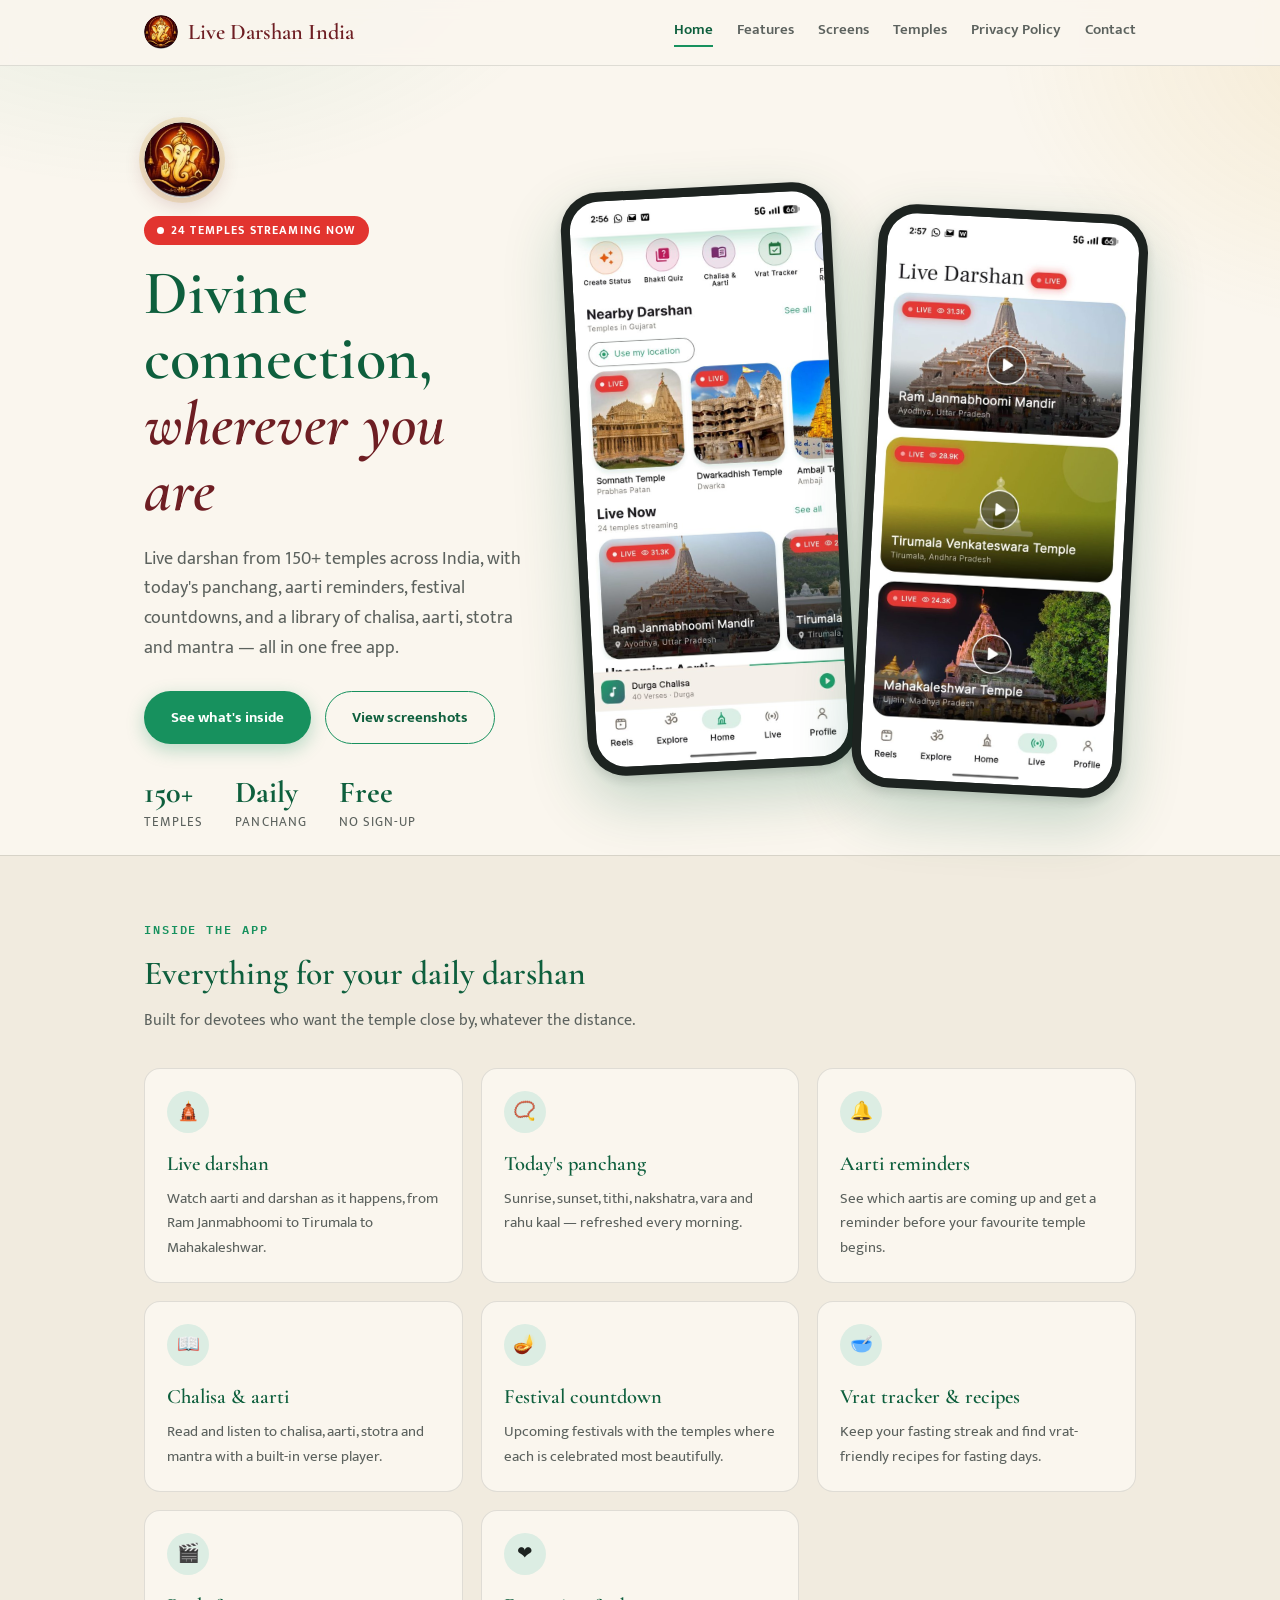
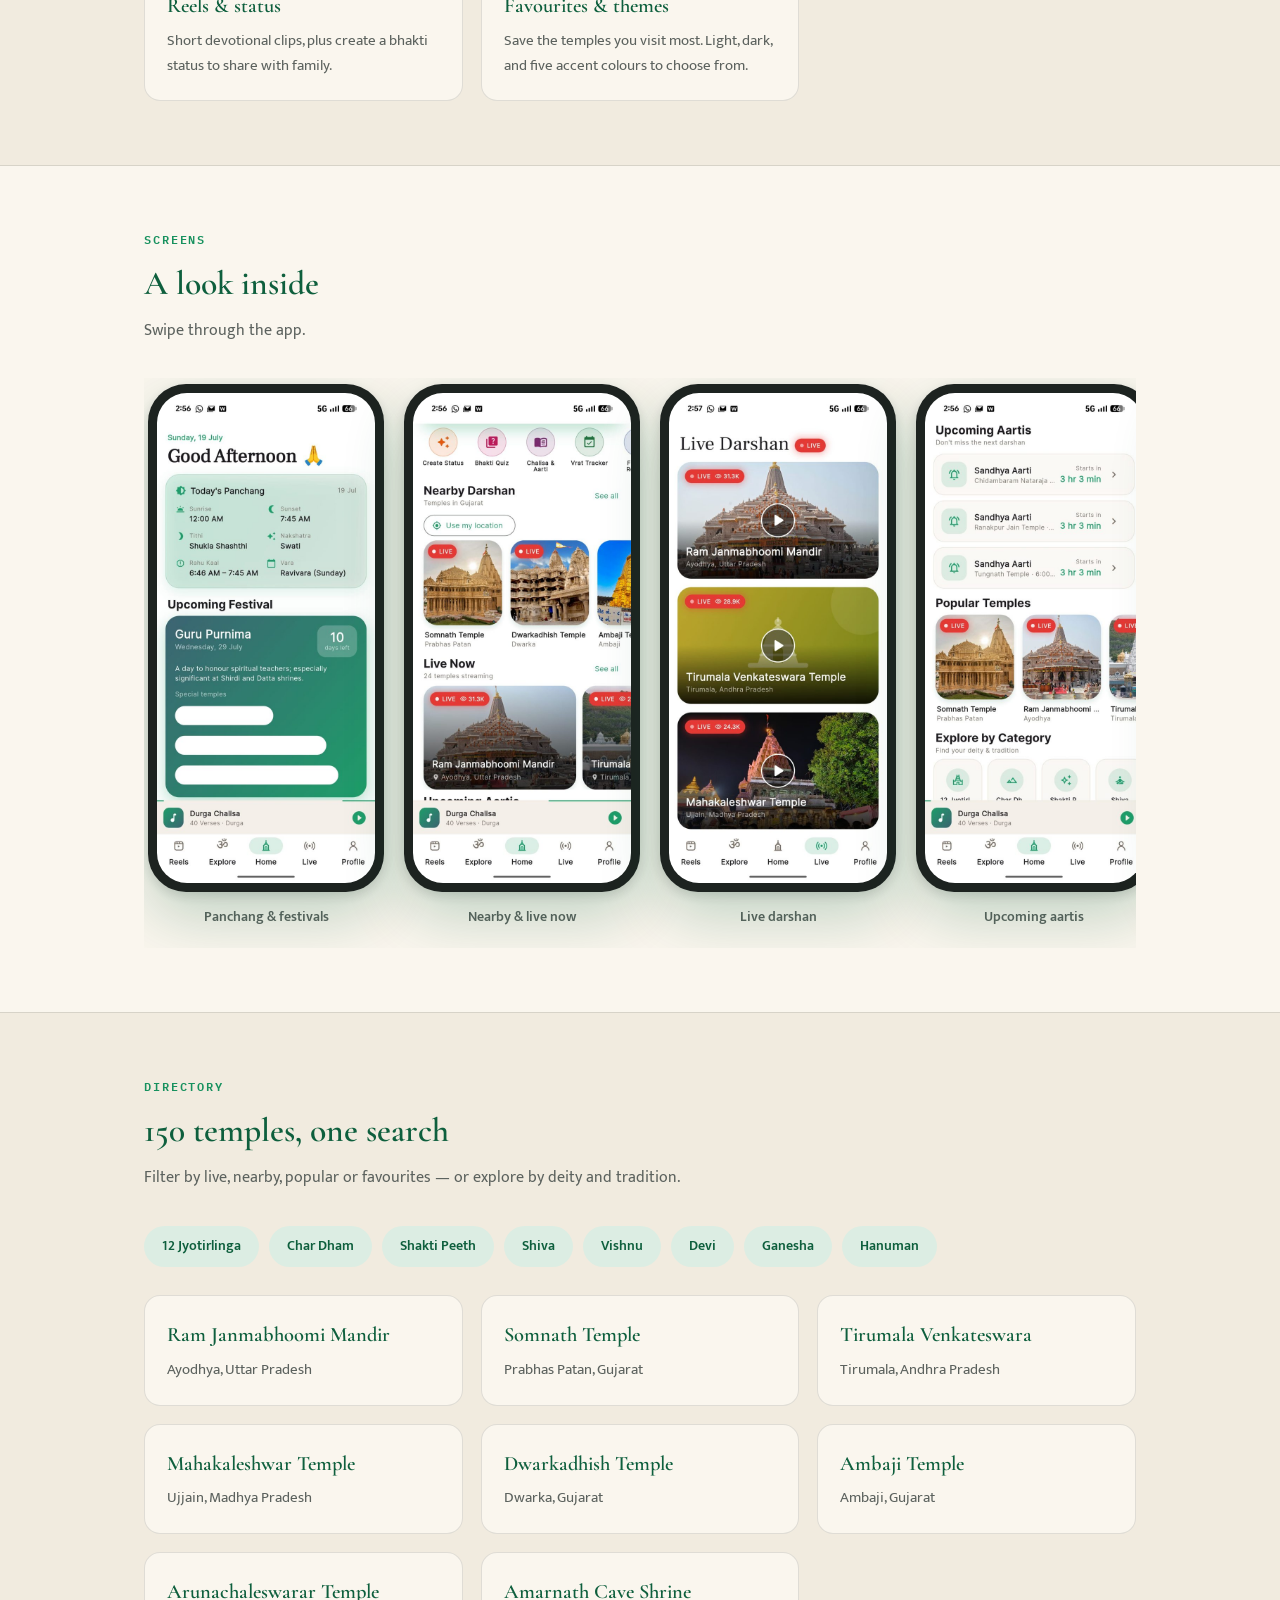
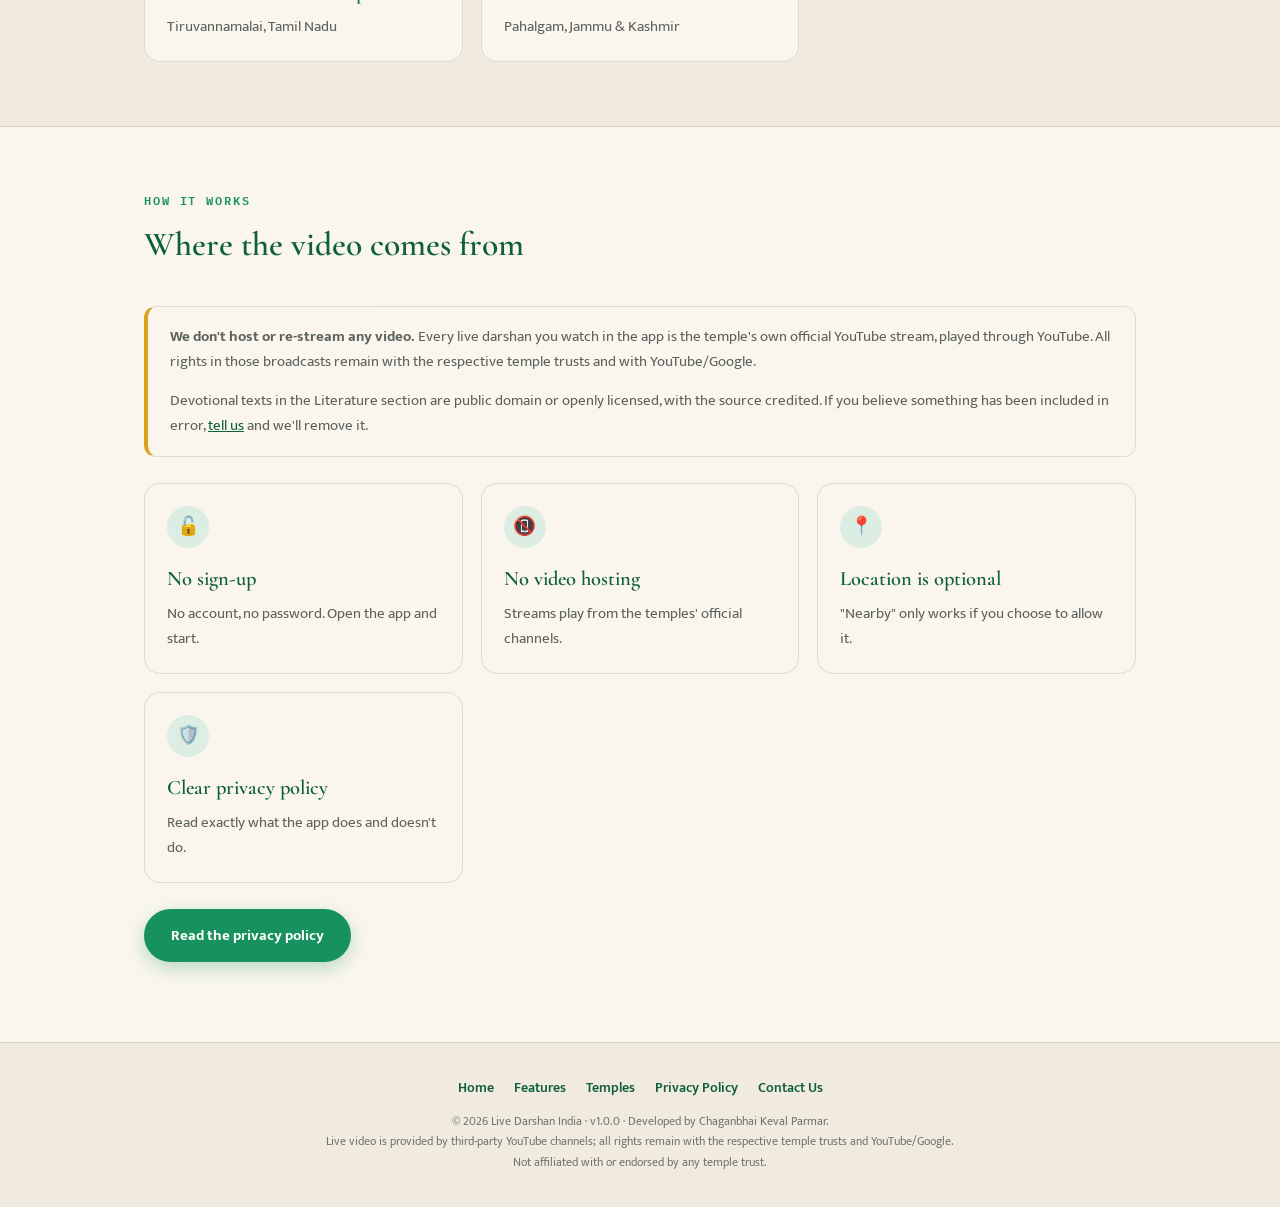
<file: index.html>
<!DOCTYPE html>
<html lang="en">
<head>
<meta charset="UTF-8">
<meta name="viewport" content="width=device-width, initial-scale=1.0">
<title>Live Darshan India — Live temple darshan, panchang &amp; aarti reminders</title>
<meta name="description" content="Live Darshan India brings live darshan from 150+ temples, daily panchang, aarti reminders, chalisa and aarti texts, and festival dates. Streams play on the temples' official YouTube channels.">
<link rel="icon" type="image/png" href="assets/favicon.png">
<link rel="apple-touch-icon" href="assets/logo-180.png">
<meta property="og:title" content="Live Darshan India">
<meta property="og:description" content="Live darshan from 150+ temples, daily panchang, aarti reminders and devotional literature.">
<meta property="og:image" content="assets/logo.png">
<link rel="preconnect" href="https://fonts.googleapis.com">
<link href="https://fonts.googleapis.com/css2?family=Cormorant+Garamond:ital,wght@0,500;0,600;1,600&family=Mukta:wght@400;500;700&family=IBM+Plex+Mono:wght@500&display=swap" rel="stylesheet">
<link rel="stylesheet" href="style.css">
</head>
<body>

<header class="site">
  <div class="nav">
    <a class="brand" href="index.html">
      <img class="brandmark" src="assets/logo.png" alt="">
      Live Darshan India
    </a>
    <nav class="navlinks">
      <a href="index.html" class="active">Home</a>
      <a href="#features">Features</a>
      <a href="#screens">Screens</a>
      <a href="#temples">Temples</a>
      <a href="privacy-policy.html">Privacy Policy</a>
      <a href="contact.html">Contact</a>
    </nav>
  </div>
</header>

<section class="hero">
  <div class="wrap hero-grid">
    <div>
      <img class="hero-mark" src="assets/logo.png" alt="Live Darshan India">
      <div class="livepill"><span class="dot"></span> 24 temples streaming now</div>
      <h1>Divine connection,<br><em>wherever you are</em></h1>
      <p class="lede">Live darshan from 150+ temples across India, with today's panchang, aarti reminders, festival countdowns, and a library of chalisa, aarti, stotra and mantra — all in one free app.</p>
      <div class="ctaRow">
        <a href="#features" class="btn btn-primary">See what's inside</a>
        <a href="#screens" class="btn btn-ghost">View screenshots</a>
      </div>
      <div class="hero-stats">
        <div><strong>150+</strong><span>Temples</span></div>
        <div><strong>Daily</strong><span>Panchang</span></div>
        <div><strong>Free</strong><span>No sign-up</span></div>
      </div>
    </div>
    <div class="phone-pair">
      <div class="phone"><img src="assets/shot-home.jpg" alt="Live Darshan India home screen showing nearby temples and live streams"></div>
      <div class="phone"><img src="assets/shot-live.jpg" alt="Live Darshan tab showing temples streaming now"></div>
    </div>
  </div>
</section>

<section class="alt" id="features">
  <div class="wrap">
    <div class="section-head">
      <div class="eyebrow">Inside the app</div>
      <h2>Everything for your daily darshan</h2>
      <p>Built for devotees who want the temple close by, whatever the distance.</p>
    </div>
    <div class="grid">
      <div class="card">
        <div class="ico">🛕</div>
        <h3>Live darshan</h3>
        <p>Watch aarti and darshan as it happens, from Ram Janmabhoomi to Tirumala to Mahakaleshwar.</p>
      </div>
      <div class="card">
        <div class="ico">📿</div>
        <h3>Today's panchang</h3>
        <p>Sunrise, sunset, tithi, nakshatra, vara and rahu kaal — refreshed every morning.</p>
      </div>
      <div class="card">
        <div class="ico">🔔</div>
        <h3>Aarti reminders</h3>
        <p>See which aartis are coming up and get a reminder before your favourite temple begins.</p>
      </div>
      <div class="card">
        <div class="ico">📖</div>
        <h3>Chalisa &amp; aarti</h3>
        <p>Read and listen to chalisa, aarti, stotra and mantra with a built-in verse player.</p>
      </div>
      <div class="card">
        <div class="ico">🪔</div>
        <h3>Festival countdown</h3>
        <p>Upcoming festivals with the temples where each is celebrated most beautifully.</p>
      </div>
      <div class="card">
        <div class="ico">🥣</div>
        <h3>Vrat tracker &amp; recipes</h3>
        <p>Keep your fasting streak and find vrat-friendly recipes for fasting days.</p>
      </div>
      <div class="card">
        <div class="ico">🎬</div>
        <h3>Reels &amp; status</h3>
        <p>Short devotional clips, plus create a bhakti status to share with family.</p>
      </div>
      <div class="card">
        <div class="ico">❤️</div>
        <h3>Favourites &amp; themes</h3>
        <p>Save the temples you visit most. Light, dark, and five accent colours to choose from.</p>
      </div>
    </div>
  </div>
</section>

<section id="screens">
  <div class="wrap">
    <div class="section-head">
      <div class="eyebrow">Screens</div>
      <h2>A look inside</h2>
      <p>Swipe through the app.</p>
    </div>
  </div>
  <div class="wrap">
    <div class="shots">
      <figure>
        <div class="phone"><img src="assets/shot-panchang.jpg" alt="Home screen with today's panchang and upcoming festival"></div>
        <figcaption>Panchang &amp; festivals</figcaption>
      </figure>
      <figure>
        <div class="phone"><img src="assets/shot-home.jpg" alt="Nearby darshan and live now sections"></div>
        <figcaption>Nearby &amp; live now</figcaption>
      </figure>
      <figure>
        <div class="phone"><img src="assets/shot-live.jpg" alt="Live darshan tab with streaming temples"></div>
        <figcaption>Live darshan</figcaption>
      </figure>
      <figure>
        <div class="phone"><img src="assets/shot-aarti.jpg" alt="Upcoming aartis and popular temples"></div>
        <figcaption>Upcoming aartis</figcaption>
      </figure>
      <figure>
        <div class="phone"><img src="assets/shot-explore.jpg" alt="Explore tab with searchable list of 150 temples"></div>
        <figcaption>Explore 150 temples</figcaption>
      </figure>
      <figure>
        <div class="phone"><img src="assets/shot-profile.jpg" alt="Profile screen with spiritual tools and settings"></div>
        <figcaption>Your profile</figcaption>
      </figure>
    </div>
  </div>
</section>

<section class="alt" id="temples">
  <div class="wrap">
    <div class="section-head">
      <div class="eyebrow">Directory</div>
      <h2>150 temples, one search</h2>
      <p>Filter by live, nearby, popular or favourites — or explore by deity and tradition.</p>
    </div>
    <div class="chips">
      <span class="chip">12 Jyotirlinga</span>
      <span class="chip">Char Dham</span>
      <span class="chip">Shakti Peeth</span>
      <span class="chip">Shiva</span>
      <span class="chip">Vishnu</span>
      <span class="chip">Devi</span>
      <span class="chip">Ganesha</span>
      <span class="chip">Hanuman</span>
    </div>
    <div class="grid" style="margin-top:28px;">
      <div class="card"><h3>Ram Janmabhoomi Mandir</h3><p>Ayodhya, Uttar Pradesh</p></div>
      <div class="card"><h3>Somnath Temple</h3><p>Prabhas Patan, Gujarat</p></div>
      <div class="card"><h3>Tirumala Venkateswara</h3><p>Tirumala, Andhra Pradesh</p></div>
      <div class="card"><h3>Mahakaleshwar Temple</h3><p>Ujjain, Madhya Pradesh</p></div>
      <div class="card"><h3>Dwarkadhish Temple</h3><p>Dwarka, Gujarat</p></div>
      <div class="card"><h3>Ambaji Temple</h3><p>Ambaji, Gujarat</p></div>
      <div class="card"><h3>Arunachaleswarar Temple</h3><p>Tiruvannamalai, Tamil Nadu</p></div>
      <div class="card"><h3>Amarnath Cave Shrine</h3><p>Pahalgam, Jammu &amp; Kashmir</p></div>
    </div>
  </div>
</section>

<section>
  <div class="wrap">
    <div class="section-head">
      <div class="eyebrow">How it works</div>
      <h2>Where the video comes from</h2>
    </div>
    <div class="notice">
      <p style="margin-top:0;"><strong>We don't host or re-stream any video.</strong> Every live darshan you watch in the app is the temple's own official YouTube stream, played through YouTube. All rights in those broadcasts remain with the respective temple trusts and with YouTube/Google.</p>
      <p style="margin-bottom:0;">Devotional texts in the Literature section are public domain or openly licensed, with the source credited. If you believe something has been included in error, <a href="contact.html">tell us</a> and we'll remove it.</p>
    </div>
    <div class="grid" style="margin-top:26px;">
      <div class="card"><div class="ico">🔓</div><h3>No sign-up</h3><p>No account, no password. Open the app and start.</p></div>
      <div class="card"><div class="ico">📵</div><h3>No video hosting</h3><p>Streams play from the temples' official channels.</p></div>
      <div class="card"><div class="ico">📍</div><h3>Location is optional</h3><p>"Nearby" only works if you choose to allow it.</p></div>
      <div class="card"><div class="ico">🛡️</div><h3>Clear privacy policy</h3><p>Read exactly what the app does and doesn't do.</p></div>
    </div>
    <p style="margin-top:26px;"><a class="btn btn-primary" href="privacy-policy.html">Read the privacy policy</a></p>
  </div>
</section>

<footer class="site">
  <div class="wrap">
    <div class="links">
      <a href="index.html">Home</a>
      <a href="#features">Features</a>
      <a href="#temples">Temples</a>
      <a href="privacy-policy.html">Privacy Policy</a>
      <a href="contact.html">Contact Us</a>
    </div>
    <p class="fine">&copy; <span id="year"></span> Live Darshan India · v1.0.0 · Developed by Chaganbhai Keval Parmar.<br>
    Live video is provided by third-party YouTube channels; all rights remain with the respective temple trusts and YouTube/Google. Not affiliated with or endorsed by any temple trust.</p>
  </div>
</footer>

<script>document.getElementById('year').textContent = new Date().getFullYear();</script>
</body>
</html>
</file>
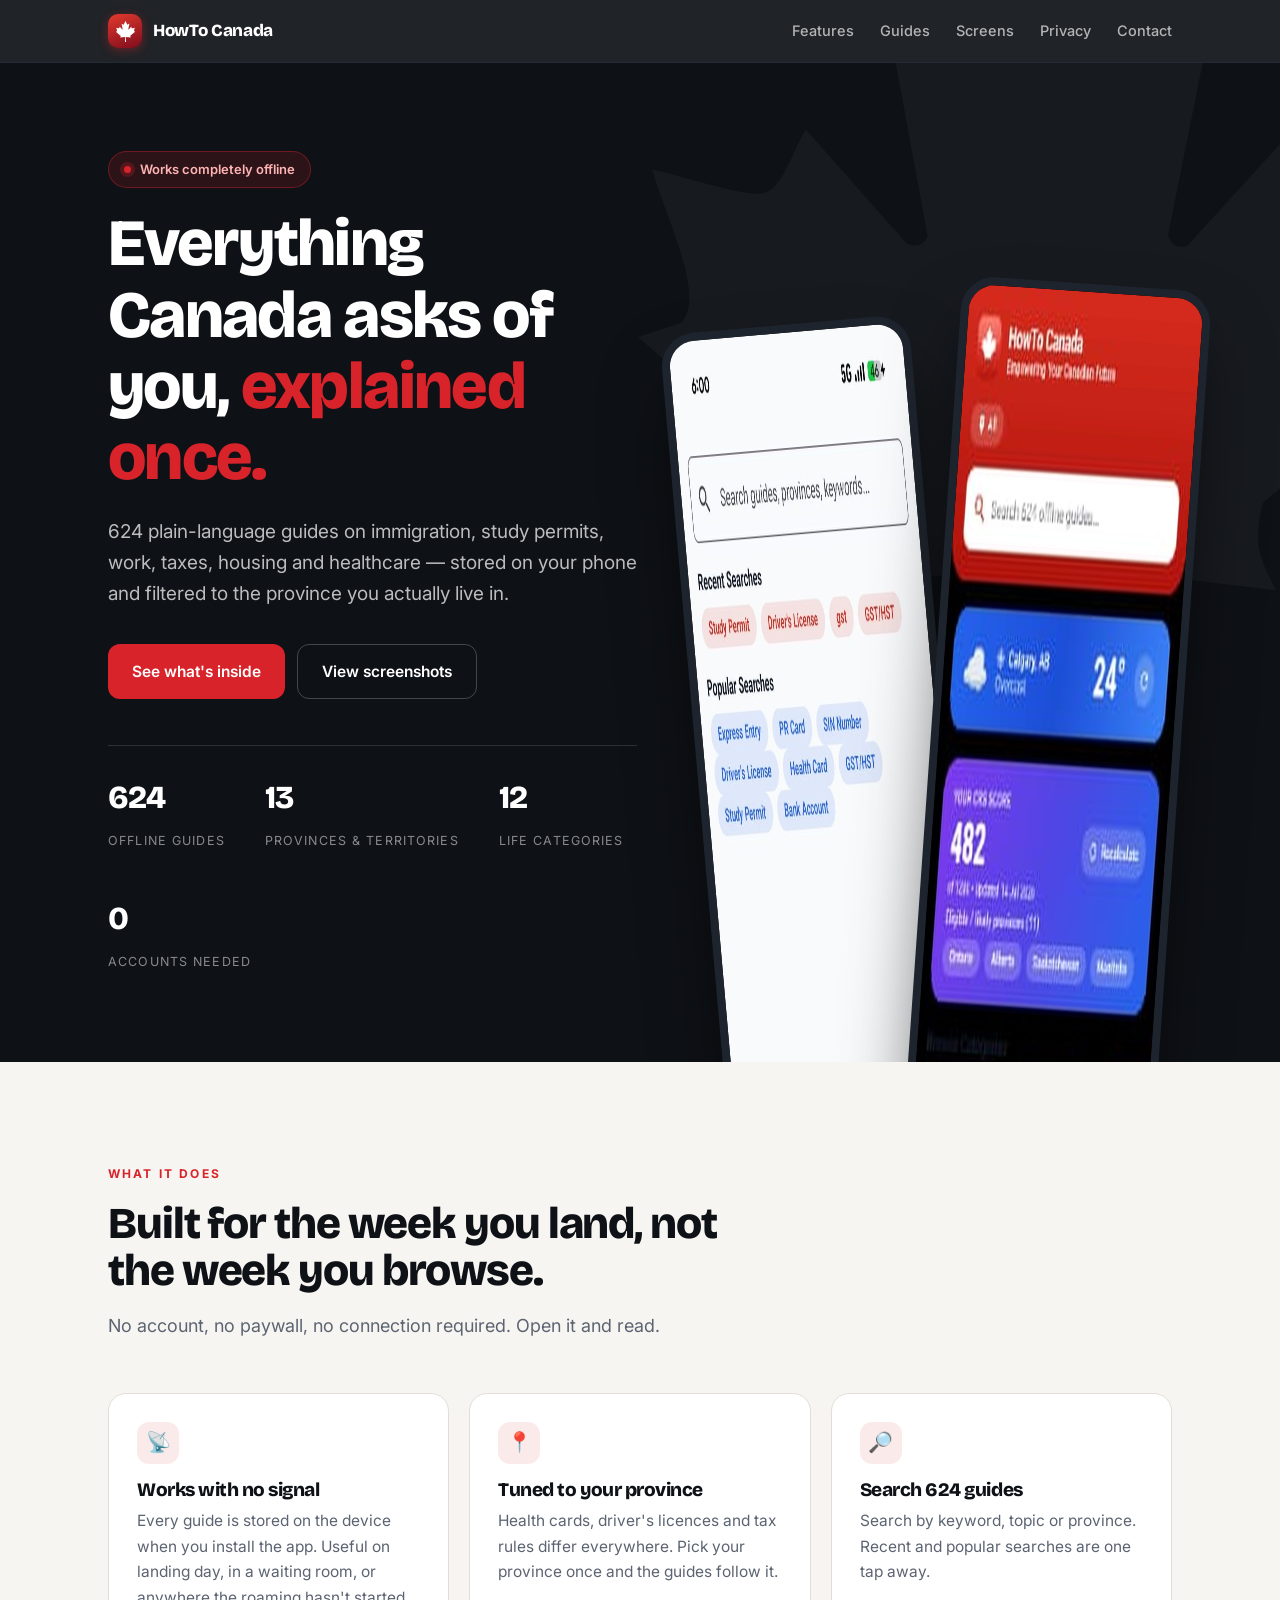
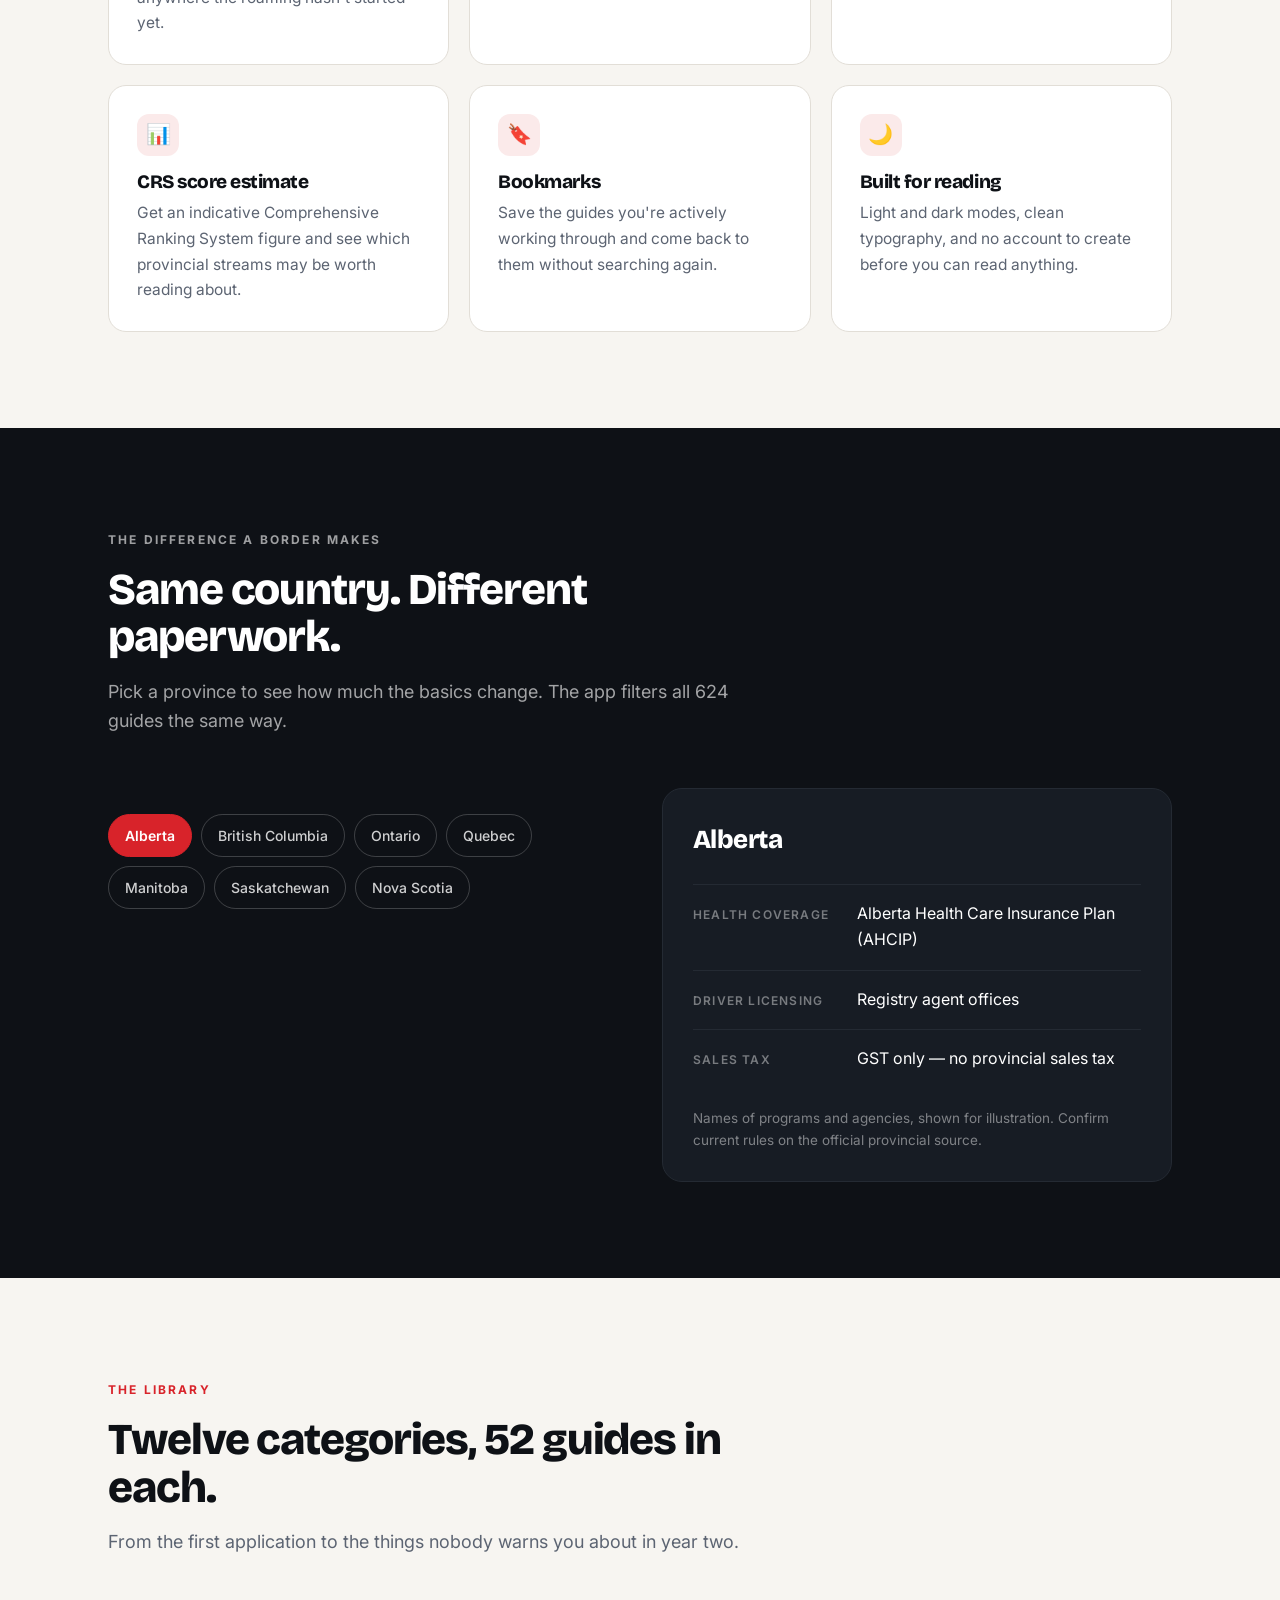
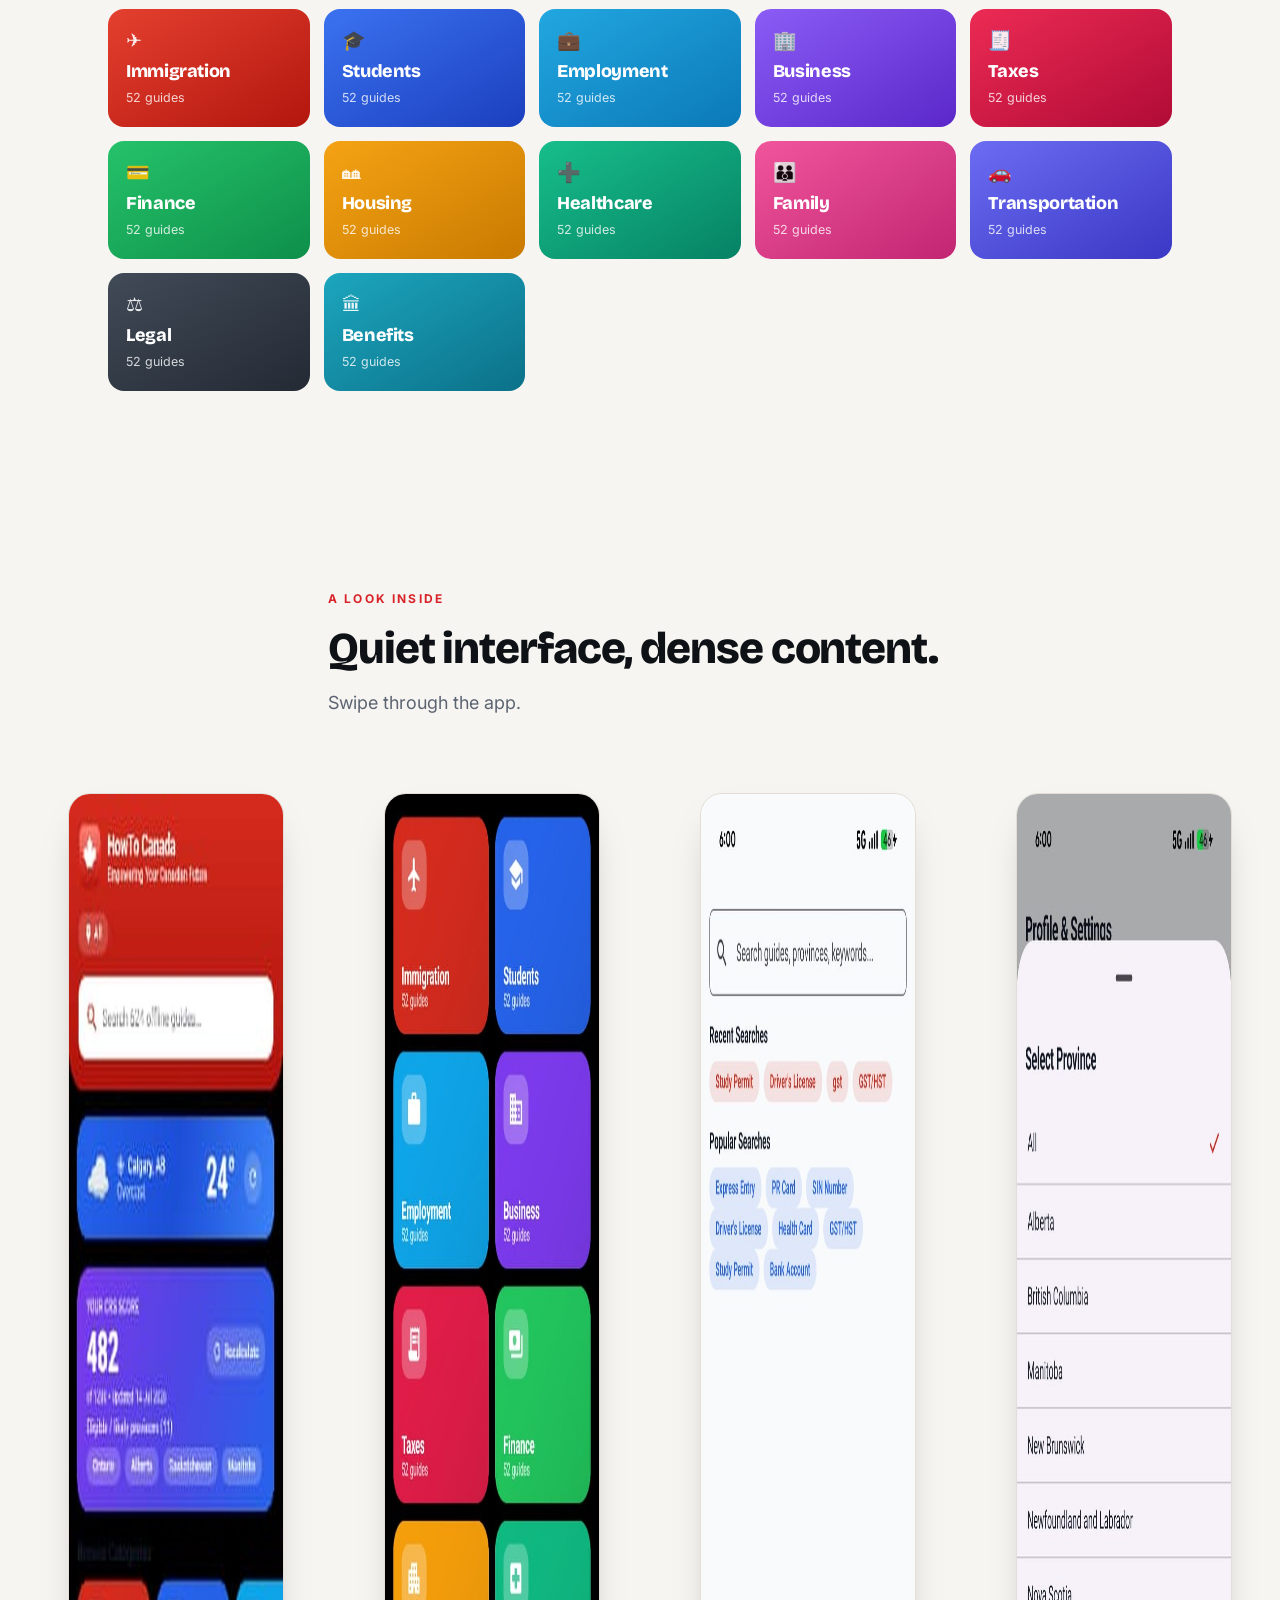
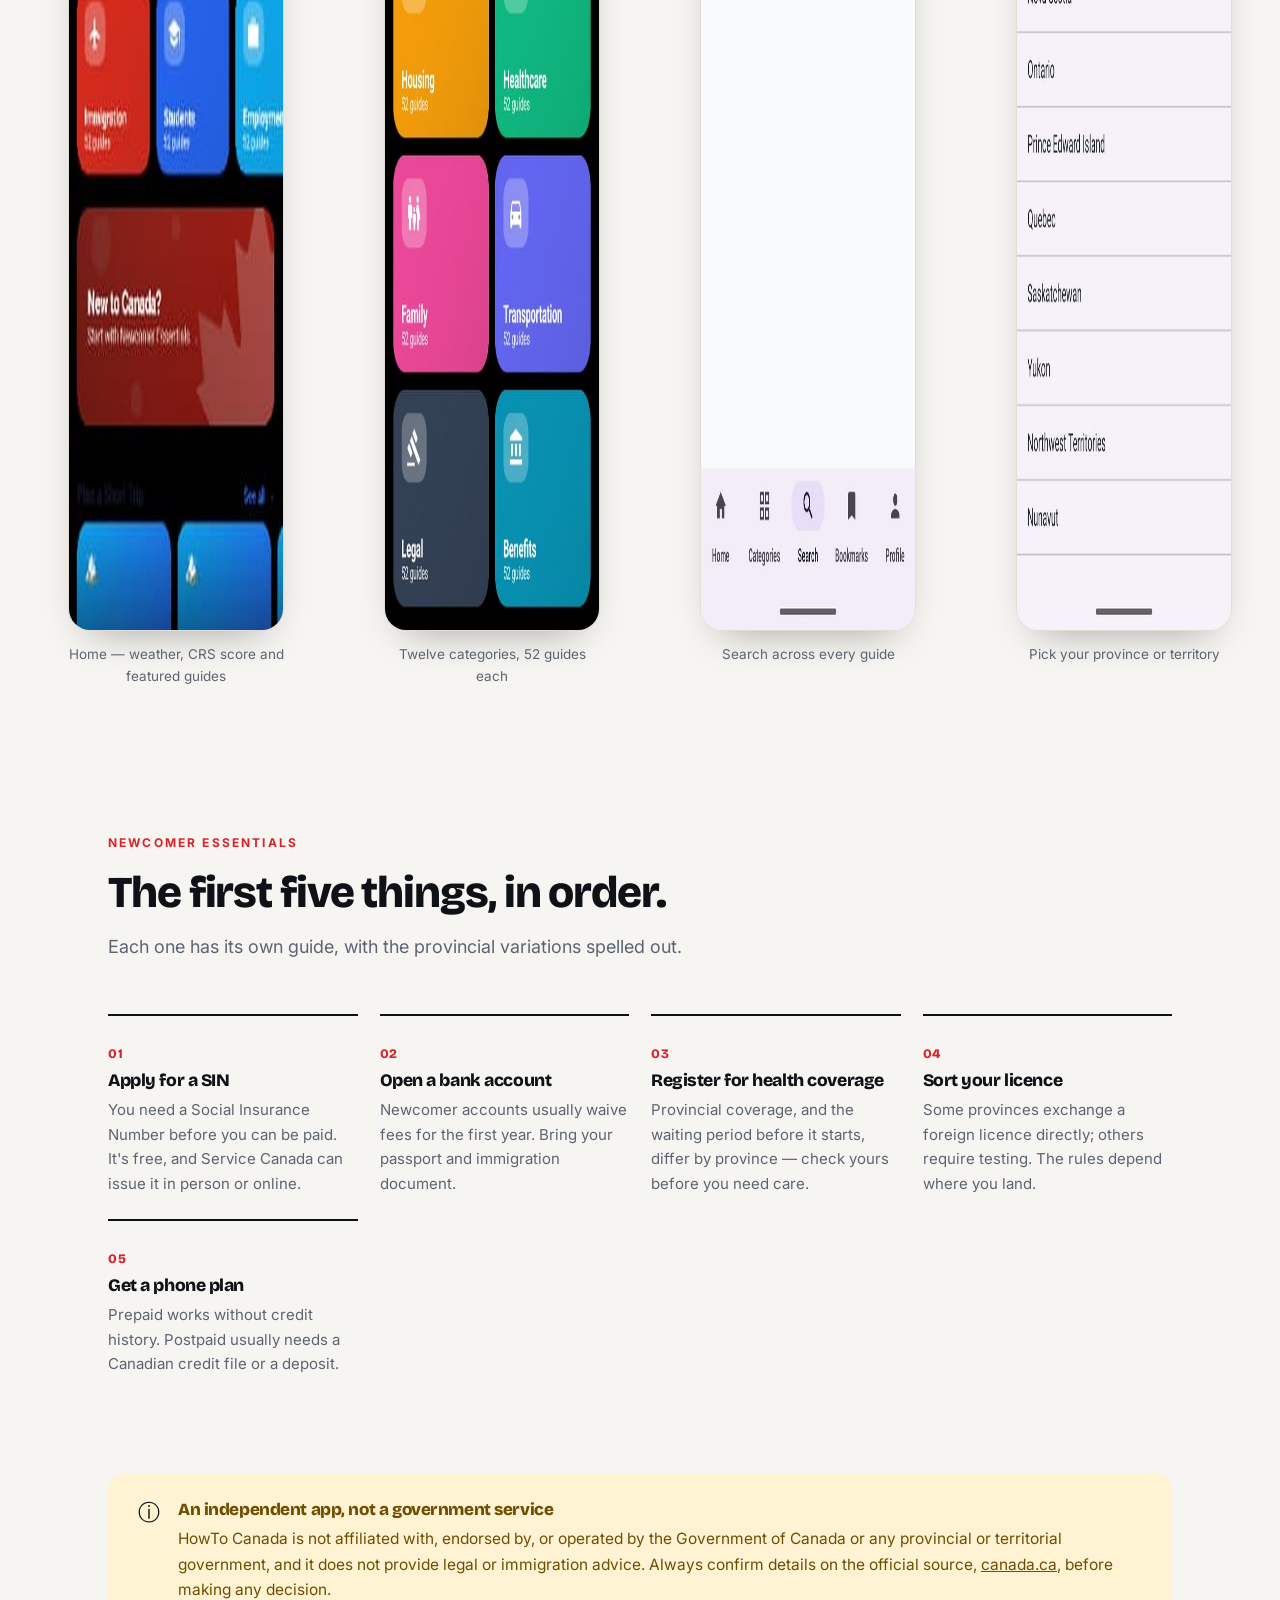
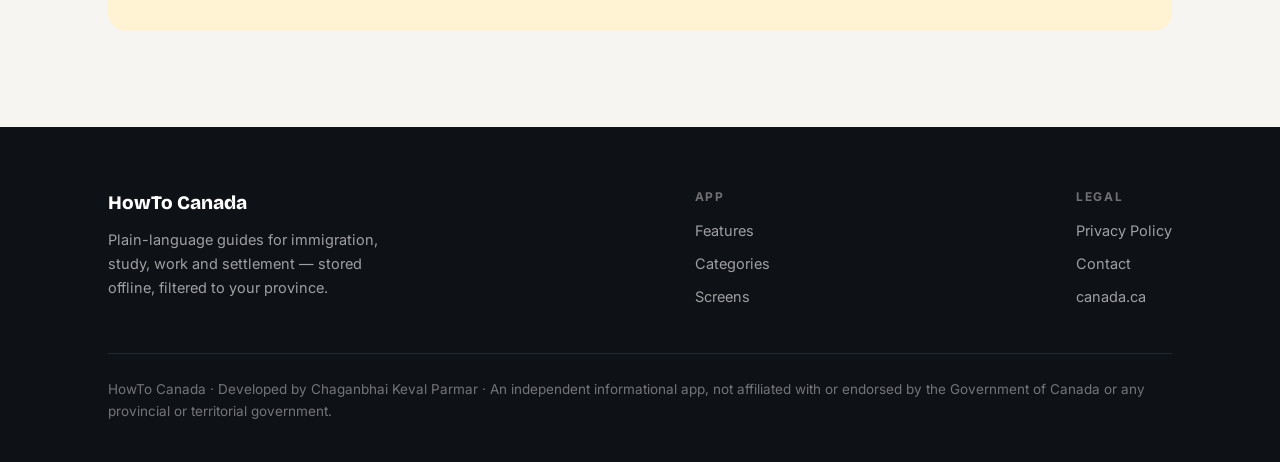
<file: howtocanada/index.html>
<!DOCTYPE html>
<html lang="en">
<head>
<meta charset="utf-8">
<meta name="viewport" content="width=device-width, initial-scale=1">
<title>HowTo Canada — Offline guides for immigration, study, work &amp; settlement</title>
<meta name="description" content="624 plain-language offline guides covering immigration, study permits, work, taxes, housing and healthcare across all 13 provinces and territories.">
<meta property="og:title" content="HowTo Canada">
<meta property="og:description" content="Offline guides for immigration, study, work and settlement in Canada.">
<meta property="og:image" content="assets/og-image-1200x630.png">
<meta property="og:type" content="website">
<meta name="theme-color" content="#0E1116">
<link rel="icon" href="assets/favicon-32.png" sizes="32x32">
<link rel="icon" href="assets/favicon-192.png" sizes="192x192">
<link rel="apple-touch-icon" href="assets/apple-touch-icon-180.png">
<link rel="stylesheet" href="style.css">
</head>
<body>
<header class="nav">
  <div class="nav-in">
    <a class="brand" href="index.html">
      <span class="mark" aria-hidden="true"><svg viewBox="187.92 95.16 255.05 278.83"><path d="M201 232l-13.3 4.4 61.4 54c4.7 13.7-1.6 17.8-5.6 25l66.6-8.4-1.6 67 13.9-.3-3.1-66.6 66.7 8c-4.1-8.7-7.8-13.3-4-27.2l61.3-51-10.7-4c-8.8-6.8 3.8-32.6 5.6-48.9 0 0-35.7 12.3-38 5.8l-9.2-17.5-32.6 35.8c-3.5.9-5-.5-5.9-3.5l15-74.8-23.8 13.4q-3.2 1.3-5.2-2.2l-23-46-23.6 47.8q-2.8 2.5-5 .7L264 130.8l13.7 74.1c-1.1 3-3.7 3.8-6.7 2.2l-31.2-35.3c-4 6.5-6.8 17.1-12.2 19.5s-23.5-4.5-35.6-7c4.2 14.8 17 39.6 9 47.7"/></svg></span>
      <span class="brandtext">HowTo&nbsp;Canada</span>
    </a>
    <nav class="nav-links">
      <a href="index.html#features">Features</a>
      <a href="index.html#categories">Guides</a>
      <a href="index.html#screens">Screens</a>
      <a href="privacy-policy.html">Privacy</a>
      <a href="contact.html">Contact</a>
    </nav>
  </div>
</header>
<section class="hero">
  <div class="leaf-bg" aria-hidden="true"><svg viewBox="187.92 95.16 255.05 278.83"><path d="M201 232l-13.3 4.4 61.4 54c4.7 13.7-1.6 17.8-5.6 25l66.6-8.4-1.6 67 13.9-.3-3.1-66.6 66.7 8c-4.1-8.7-7.8-13.3-4-27.2l61.3-51-10.7-4c-8.8-6.8 3.8-32.6 5.6-48.9 0 0-35.7 12.3-38 5.8l-9.2-17.5-32.6 35.8c-3.5.9-5-.5-5.9-3.5l15-74.8-23.8 13.4q-3.2 1.3-5.2-2.2l-23-46-23.6 47.8q-2.8 2.5-5 .7L264 130.8l13.7 74.1c-1.1 3-3.7 3.8-6.7 2.2l-31.2-35.3c-4 6.5-6.8 17.1-12.2 19.5s-23.5-4.5-35.6-7c4.2 14.8 17 39.6 9 47.7"/></svg></div>
  <div class="wrap hero-grid">
    <div>
      <span class="pill"><span class="dot"></span> Works completely offline</span>
      <h1>Everything Canada asks of you, <em>explained once.</em></h1>
      <p class="lede">624 plain-language guides on immigration, study permits, work, taxes, housing and healthcare — stored on your phone and filtered to the province you actually live in.</p>
      <div class="cta-row">
        <a class="btn btn-primary" href="#features">See what's inside</a>
        <a class="btn btn-ghost" href="#screens">View screenshots</a>
      </div>
      <div class="hero-stats">
        <div><b>624</b><span>Offline guides</span></div>
        <div><b>13</b><span>Provinces &amp; territories</span></div>
        <div><b>12</b><span>Life categories</span></div>
        <div><b>0</b><span>Accounts needed</span></div>
      </div>
    </div>
    <div class="phones" aria-hidden="true">
      <div class="phone a"><img src="assets/shot-search.jpg" alt="" width="640" height="1438"></div>
      <div class="phone b"><img src="assets/shot-home.jpg" alt="" width="640" height="1438"></div>
    </div>
  </div>
  <div style="height:88px"></div>
</section>

<section class="sec" id="features">
  <div class="wrap">
    <div class="sec-head rv">
      <span class="eyebrow">What it does</span>
      <h2>Built for the week you land, not the week you browse.</h2>
      <p>No account, no paywall, no connection required. Open it and read.</p>
    </div>
    <div class="feat">
      <article class="f rv"><div class="ic">📡</div><h3>Works with no signal</h3><p>Every guide is stored on the device when you install the app. Useful on landing day, in a waiting room, or anywhere the roaming hasn't started yet.</p></article>
      <article class="f rv"><div class="ic">📍</div><h3>Tuned to your province</h3><p>Health cards, driver's licences and tax rules differ everywhere. Pick your province once and the guides follow it.</p></article>
      <article class="f rv"><div class="ic">🔎</div><h3>Search 624 guides</h3><p>Search by keyword, topic or province. Recent and popular searches are one tap away.</p></article>
      <article class="f rv"><div class="ic">📊</div><h3>CRS score estimate</h3><p>Get an indicative Comprehensive Ranking System figure and see which provincial streams may be worth reading about.</p></article>
      <article class="f rv"><div class="ic">🔖</div><h3>Bookmarks</h3><p>Save the guides you're actively working through and come back to them without searching again.</p></article>
      <article class="f rv"><div class="ic">🌙</div><h3>Built for reading</h3><p>Light and dark modes, clean typography, and no account to create before you can read anything.</p></article>
    </div>
  </div>
</section>

<section class="sec sec-dark" id="province">
  <div class="wrap">
    <div class="sec-head rv">
      <span class="eyebrow pale">The difference a border makes</span>
      <h2>Same country. Different paperwork.</h2>
      <p>Pick a province to see how much the basics change. The app filters all 624 guides the same way.</p>
    </div>
    <div class="sw">
      <div>
        <div class="chips" role="group" aria-label="Choose a province">
        <button class="chip" data-p="AB" aria-pressed="true">Alberta</button>
        <button class="chip" data-p="BC" aria-pressed="false">British Columbia</button>
        <button class="chip" data-p="ON" aria-pressed="false">Ontario</button>
        <button class="chip" data-p="QC" aria-pressed="false">Quebec</button>
        <button class="chip" data-p="MB" aria-pressed="false">Manitoba</button>
        <button class="chip" data-p="SK" aria-pressed="false">Saskatchewan</button>
        <button class="chip" data-p="NS" aria-pressed="false">Nova Scotia</button>
        </div>
      </div>
      <div class="panel" aria-live="polite">
        <div class="pname" id="p-name">Alberta</div>
        <dl class="rows">
          <div class="row"><dt>Health coverage</dt><dd id="p-health">Alberta Health Care Insurance Plan (AHCIP)</dd></div>
          <div class="row"><dt>Driver licensing</dt><dd id="p-lic">Registry agent offices</dd></div>
          <div class="row"><dt>Sales tax</dt><dd id="p-tax">GST only — no provincial sales tax</dd></div>
        </dl>
        <p style="margin-top:20px;font-size:13.5px;color:rgba(255,255,255,.45)">Names of programs and agencies, shown for illustration. Confirm current rules on the official provincial source.</p>
      </div>
    </div>
  </div>
</section>

<section class="sec" id="categories">
  <div class="wrap">
    <div class="sec-head rv">
      <span class="eyebrow">The library</span>
      <h2>Twelve categories, 52 guides in each.</h2>
      <p>From the first application to the things nobody warns you about in year two.</p>
    </div>
    <div class="cats rv">
      <div class="cat" style="background:linear-gradient(150deg,#E4402F,#B3160E)"><i>✈</i><b>Immigration</b><span>52 guides</span></div>
      <div class="cat" style="background:linear-gradient(150deg,#3B72F0,#1B3FBE)"><i>🎓</i><b>Students</b><span>52 guides</span></div>
      <div class="cat" style="background:linear-gradient(150deg,#22A7E0,#0B79B8)"><i>💼</i><b>Employment</b><span>52 guides</span></div>
      <div class="cat" style="background:linear-gradient(150deg,#8B5CF6,#5B27C9)"><i>🏢</i><b>Business</b><span>52 guides</span></div>
      <div class="cat" style="background:linear-gradient(150deg,#EC2B54,#B00B36)"><i>🧾</i><b>Taxes</b><span>52 guides</span></div>
      <div class="cat" style="background:linear-gradient(150deg,#25C26A,#0E8F4A)"><i>💳</i><b>Finance</b><span>52 guides</span></div>
      <div class="cat" style="background:linear-gradient(150deg,#F5A314,#C97A00)"><i>🏘</i><b>Housing</b><span>52 guides</span></div>
      <div class="cat" style="background:linear-gradient(150deg,#17BE8B,#068264)"><i>➕</i><b>Healthcare</b><span>52 guides</span></div>
      <div class="cat" style="background:linear-gradient(150deg,#F0559C,#C22673)"><i>👪</i><b>Family</b><span>52 guides</span></div>
      <div class="cat" style="background:linear-gradient(150deg,#6C6CF3,#3A38C4)"><i>🚗</i><b>Transportation</b><span>52 guides</span></div>
      <div class="cat" style="background:linear-gradient(150deg,#414A57,#232A34)"><i>⚖</i><b>Legal</b><span>52 guides</span></div>
      <div class="cat" style="background:linear-gradient(150deg,#1CA6BE,#0B7189)"><i>🏛</i><b>Benefits</b><span>52 guides</span></div>
    </div>
  </div>
</section>

<section class="sec" id="screens" style="padding-bottom:70px">
  <div class="wrap sec-head rv">
    <span class="eyebrow">A look inside</span>
    <h2>Quiet interface, dense content.</h2>
    <p>Swipe through the app.</p>
  </div>
  <div class="strip">
      <figure class="shot"><img src="assets/shot-home.jpg" alt="Home — weather, CRS score and featured guides" loading="lazy" width="640" height="1438"><figcaption>Home — weather, CRS score and featured guides</figcaption></figure>
      <figure class="shot"><img src="assets/shot-categories.jpg" alt="Twelve categories, 52 guides each" loading="lazy" width="640" height="1438"><figcaption>Twelve categories, 52 guides each</figcaption></figure>
      <figure class="shot"><img src="assets/shot-search.jpg" alt="Search across every guide" loading="lazy" width="640" height="1438"><figcaption>Search across every guide</figcaption></figure>
      <figure class="shot"><img src="assets/shot-provinces.jpg" alt="Pick your province or territory" loading="lazy" width="640" height="1438"><figcaption>Pick your province or territory</figcaption></figure>
      <figure class="shot"><img src="assets/shot-profile.jpg" alt="Settings, dark mode and official links" loading="lazy" width="640" height="1438"><figcaption>Settings, dark mode and official links</figcaption></figure>
  </div>
</section>

<section class="sec" style="padding-top:26px">
  <div class="wrap">
    <div class="sec-head rv">
      <span class="eyebrow">Newcomer essentials</span>
      <h2>The first five things, in order.</h2>
      <p>Each one has its own guide, with the provincial variations spelled out.</p>
    </div>
    <div class="steps">
      <div class="step rv"><h4>Apply for a SIN</h4><p>You need a Social Insurance Number before you can be paid. It's free, and Service Canada can issue it in person or online.</p></div>
      <div class="step rv"><h4>Open a bank account</h4><p>Newcomer accounts usually waive fees for the first year. Bring your passport and immigration document.</p></div>
      <div class="step rv"><h4>Register for health coverage</h4><p>Provincial coverage, and the waiting period before it starts, differ by province — check yours before you need care.</p></div>
      <div class="step rv"><h4>Sort your licence</h4><p>Some provinces exchange a foreign licence directly; others require testing. The rules depend where you land.</p></div>
      <div class="step rv"><h4>Get a phone plan</h4><p>Prepaid works without credit history. Postpaid usually needs a Canadian credit file or a deposit.</p></div>
    </div>
  </div>
</section>

<section style="padding-bottom:96px">
  <div class="wrap">
    <div class="notice rv">
      <span class="ic" aria-hidden="true">ⓘ</span>
      <div>
        <h3>An independent app, not a government service</h3>
        <p>HowTo Canada is not affiliated with, endorsed by, or operated by the Government of Canada or any provincial or territorial government, and it does not provide legal or immigration advice. Always confirm details on the official source, <a href="https://www.canada.ca" rel="noopener">canada.ca</a>, before making any decision.</p>
      </div>
    </div>
  </div>
</section>
<footer>
  <div class="wrap">
    <div class="foot">
      <div style="max-width:280px">
        <p class="brand" style="font-family:'Bricolage Grotesque';font-weight:800;font-size:19px">HowTo Canada</p>
        <p>Plain-language guides for immigration, study, work and settlement — stored offline, filtered to your province.</p>
      </div>
      <div>
        <h5>App</h5>
        <nav>
          <a href="index.html#features">Features</a>
          <a href="index.html#categories">Categories</a>
          <a href="index.html#screens">Screens</a>
        </nav>
      </div>
      <div>
        <h5>Legal</h5>
        <nav>
          <a href="privacy-policy.html">Privacy Policy</a>
          <a href="contact.html">Contact</a>
          <a href="https://www.canada.ca" rel="noopener">canada.ca</a>
        </nav>
      </div>
    </div>
    <p class="foot-bottom">HowTo Canada &middot; Developed by Chaganbhai Keval Parmar &middot; An independent informational app, not affiliated with or endorsed by the Government of Canada or any provincial or territorial government.</p>
  </div>
</footer>
<script>
var P = {"AB": ["Alberta", "Alberta Health Care Insurance Plan (AHCIP)", "Registry agent offices", "GST only \u2014 no provincial sales tax"], "BC": ["British Columbia", "Medical Services Plan (MSP)", "ICBC driver licensing", "GST plus provincial PST"], "ON": ["Ontario", "Ontario Health Insurance Plan (OHIP)", "ServiceOntario and DriveTest", "HST \u2014 a single combined tax"], "QC": ["Quebec", "R\u00e9gie de l'assurance maladie (RAMQ)", "Soci\u00e9t\u00e9 de l'assurance automobile (SAAQ)", "GST plus Quebec sales tax (QST)"], "MB": ["Manitoba", "Manitoba Health", "Manitoba Public Insurance (MPI)", "GST plus retail sales tax (RST)"], "SK": ["Saskatchewan", "eHealth Saskatchewan", "Saskatchewan Government Insurance (SGI)", "GST plus provincial PST"], "NS": ["Nova Scotia", "Medical Services Insurance (MSI)", "Access Nova Scotia", "HST \u2014 a single combined tax"]};
document.querySelectorAll('.chip').forEach(function(b){
  b.addEventListener('click', function(){
    document.querySelectorAll('.chip').forEach(function(o){o.setAttribute('aria-pressed','false')});
    b.setAttribute('aria-pressed','true');
    var d = P[b.dataset.p];
    document.getElementById('p-name').textContent = d[0];
    document.getElementById('p-health').textContent = d[1];
    document.getElementById('p-lic').textContent = d[2];
    document.getElementById('p-tax').textContent = d[3];
  });
});
</script>
<script>
(function(){
  var els=document.querySelectorAll('.rv');
  if(!('IntersectionObserver' in window)||matchMedia('(prefers-reduced-motion:reduce)').matches){
    els.forEach(function(e){e.classList.add('in')});return;
  }
  var io=new IntersectionObserver(function(en){
    en.forEach(function(x){if(x.isIntersecting){x.target.classList.add('in');io.unobserve(x.target)}})
  },{rootMargin:'0px 0px -60px 0px'});
  els.forEach(function(e){io.observe(e)});
})();
</script>
</body>
</html>
</file>
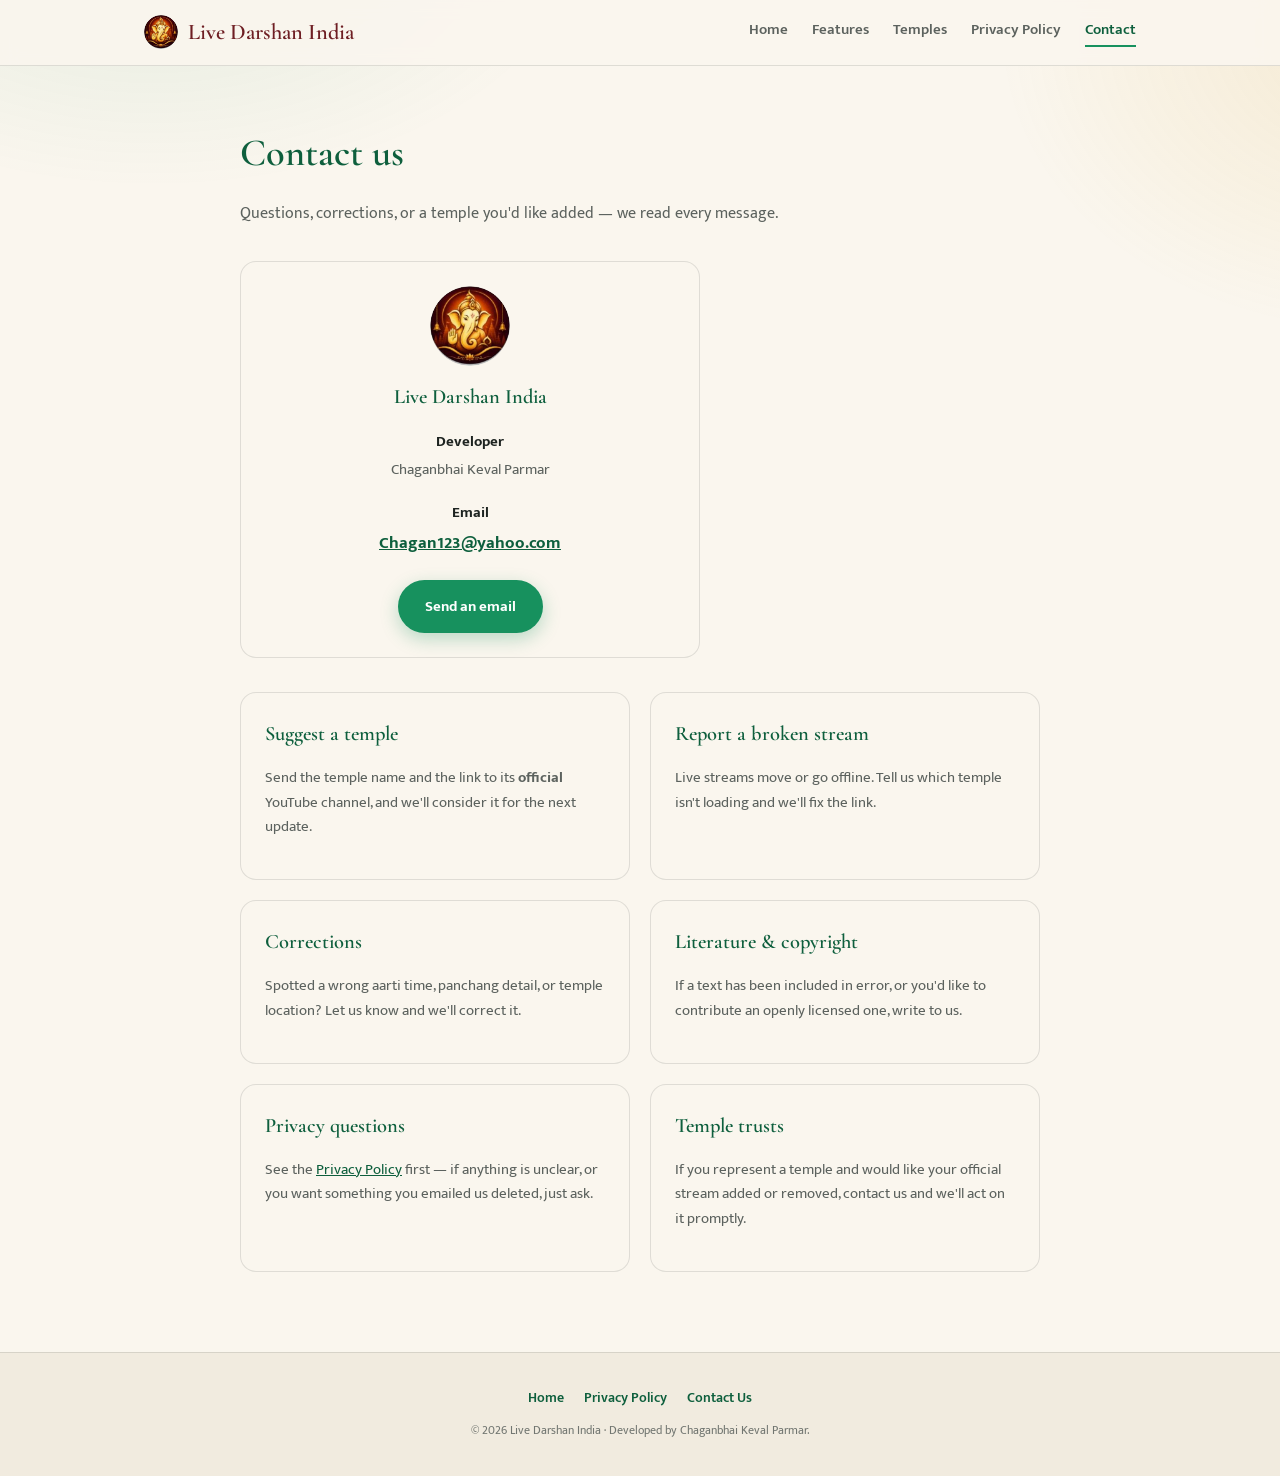
<file: contact.html>
<!DOCTYPE html>
<html lang="en">
<head>
<meta charset="UTF-8">
<meta name="viewport" content="width=device-width, initial-scale=1.0">
<title>Contact Us — Live Darshan India</title>
<meta name="description" content="Contact the developer of Live Darshan India — suggest a temple, report a broken live stream, or ask about privacy.">
<link rel="icon" type="image/png" href="assets/favicon.png">
<link rel="apple-touch-icon" href="assets/logo-180.png">
<link href="https://fonts.googleapis.com/css2?family=Cormorant+Garamond:ital,wght@0,500;0,600;1,600&family=Mukta:wght@400;500;700&family=IBM+Plex+Mono:wght@500&display=swap" rel="stylesheet">
<link rel="stylesheet" href="style.css">
</head>
<body>

<header class="site">
  <div class="nav">
    <a class="brand" href="index.html">
      <img class="brandmark" src="assets/logo.png" alt="">
      Live Darshan India
    </a>
    <nav class="navlinks">
      <a href="index.html">Home</a>
      <a href="index.html#features">Features</a>
      <a href="index.html#temples">Temples</a>
      <a href="privacy-policy.html">Privacy Policy</a>
      <a href="contact.html" class="active">Contact</a>
    </nav>
  </div>
</header>

<div class="wrap doc" style="padding-bottom:80px;">
  <h1>Contact us</h1>
  <p>Questions, corrections, or a temple you'd like added — we read every message.</p>

  <div class="contact-card" style="max-width:460px; margin:34px 0; text-align:center;">
    <img src="assets/logo.png" alt="" style="width:80px; margin:0 auto 14px; border-radius:50%;">
    <h3 style="margin-bottom:16px;">Live Darshan India</h3>
    <p style="margin:0 0 4px; font-weight:700; color:var(--ink);">Developer</p>
    <p style="margin:0 0 18px;">Chaganbhai Keval Parmar</p>
    <p style="margin:0 0 4px; font-weight:700; color:var(--ink);">Email</p>
    <p style="margin:0 0 22px;"><a href="mailto:Chagan123@yahoo.com" style="font-size:1.05rem; font-weight:700;">Chagan123@yahoo.com</a></p>
    <a class="btn btn-primary" href="mailto:Chagan123@yahoo.com">Send an email</a>
  </div>

  <div class="contact-grid">
    <div class="contact-card">
      <h3>Suggest a temple</h3>
      <p>Send the temple name and the link to its <strong>official</strong> YouTube channel, and we'll consider it for the next update.</p>
    </div>
    <div class="contact-card">
      <h3>Report a broken stream</h3>
      <p>Live streams move or go offline. Tell us which temple isn't loading and we'll fix the link.</p>
    </div>
    <div class="contact-card">
      <h3>Corrections</h3>
      <p>Spotted a wrong aarti time, panchang detail, or temple location? Let us know and we'll correct it.</p>
    </div>
    <div class="contact-card">
      <h3>Literature &amp; copyright</h3>
      <p>If a text has been included in error, or you'd like to contribute an openly licensed one, write to us.</p>
    </div>
    <div class="contact-card">
      <h3>Privacy questions</h3>
      <p>See the <a href="privacy-policy.html">Privacy Policy</a> first — if anything is unclear, or you want something you emailed us deleted, just ask.</p>
    </div>
    <div class="contact-card">
      <h3>Temple trusts</h3>
      <p>If you represent a temple and would like your official stream added or removed, contact us and we'll act on it promptly.</p>
    </div>
  </div>
</div>

<footer class="site">
  <div class="wrap">
    <div class="links">
      <a href="index.html">Home</a>
      <a href="privacy-policy.html">Privacy Policy</a>
      <a href="contact.html">Contact Us</a>
    </div>
    <p class="fine">&copy; <span id="year"></span> Live Darshan India · Developed by Chaganbhai Keval Parmar.</p>
  </div>
</footer>

<script>document.getElementById('year').textContent = new Date().getFullYear();</script>
</body>
</html>
</file>
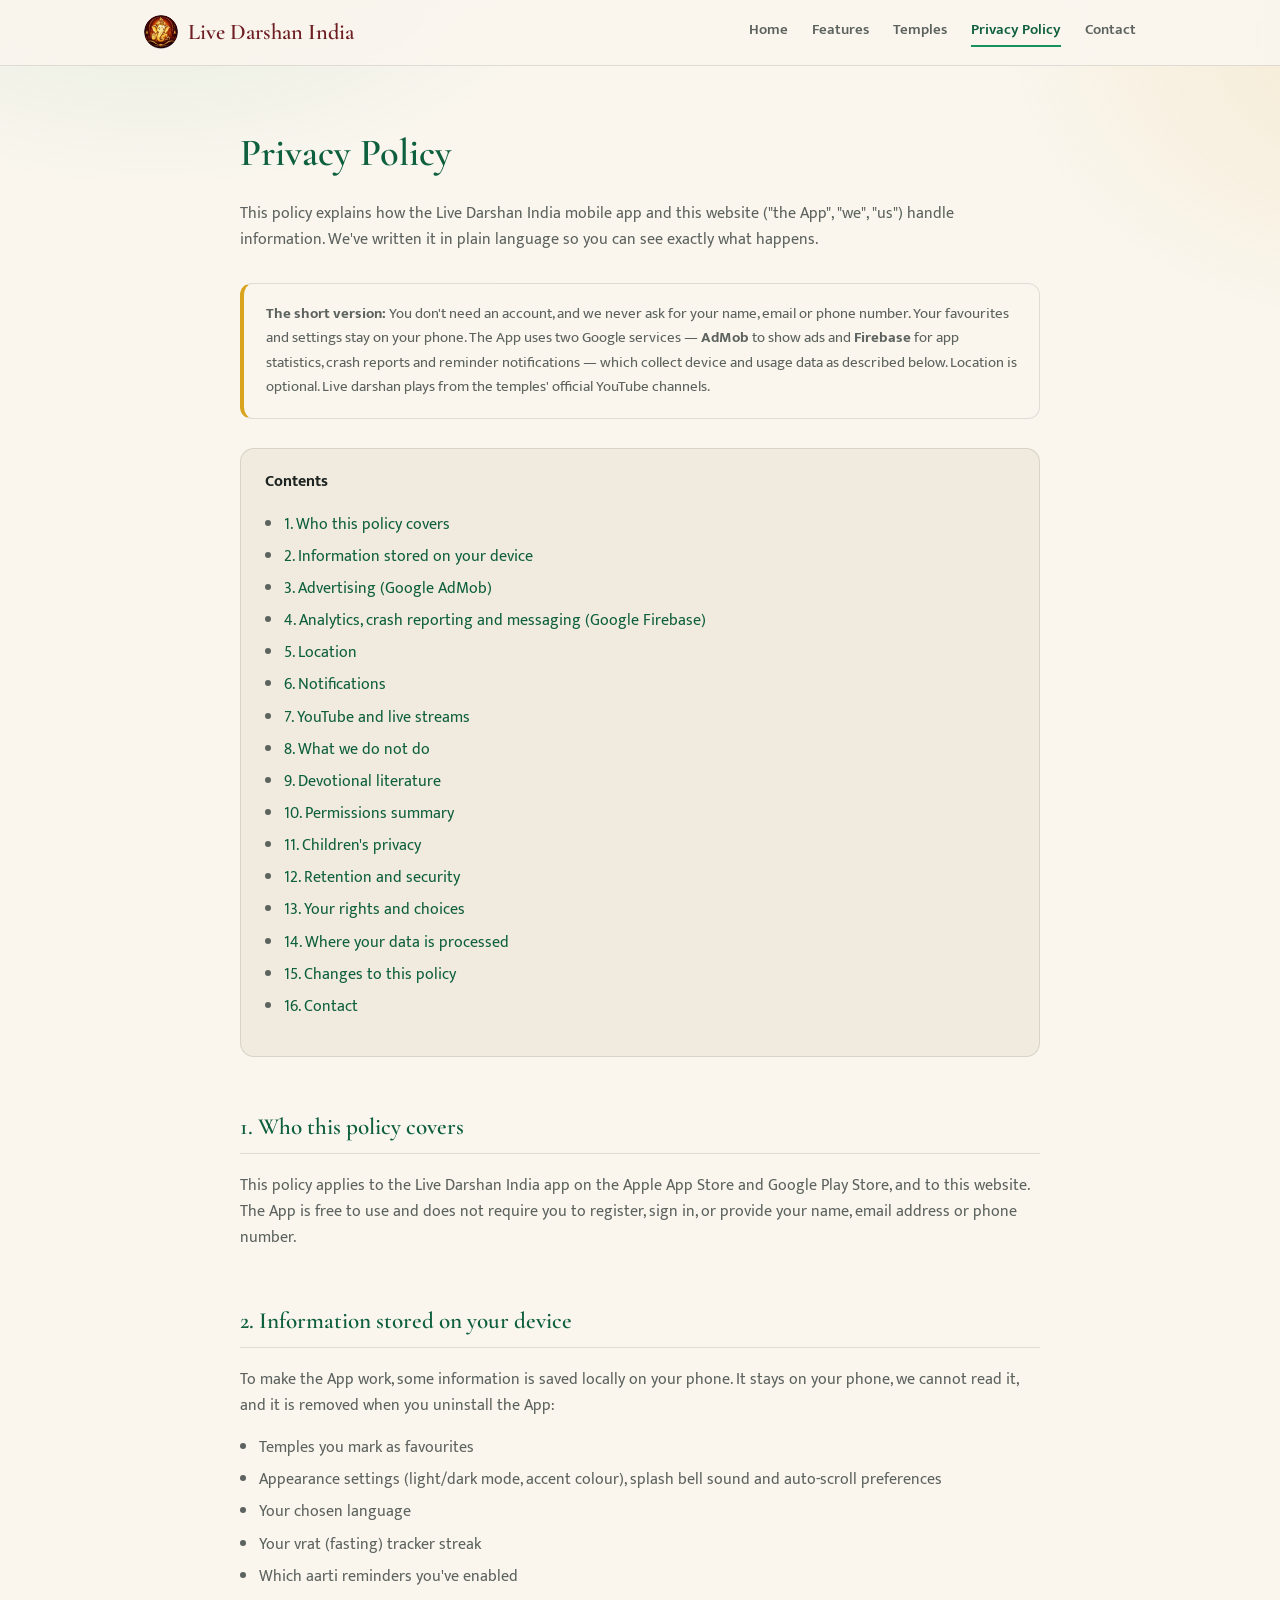
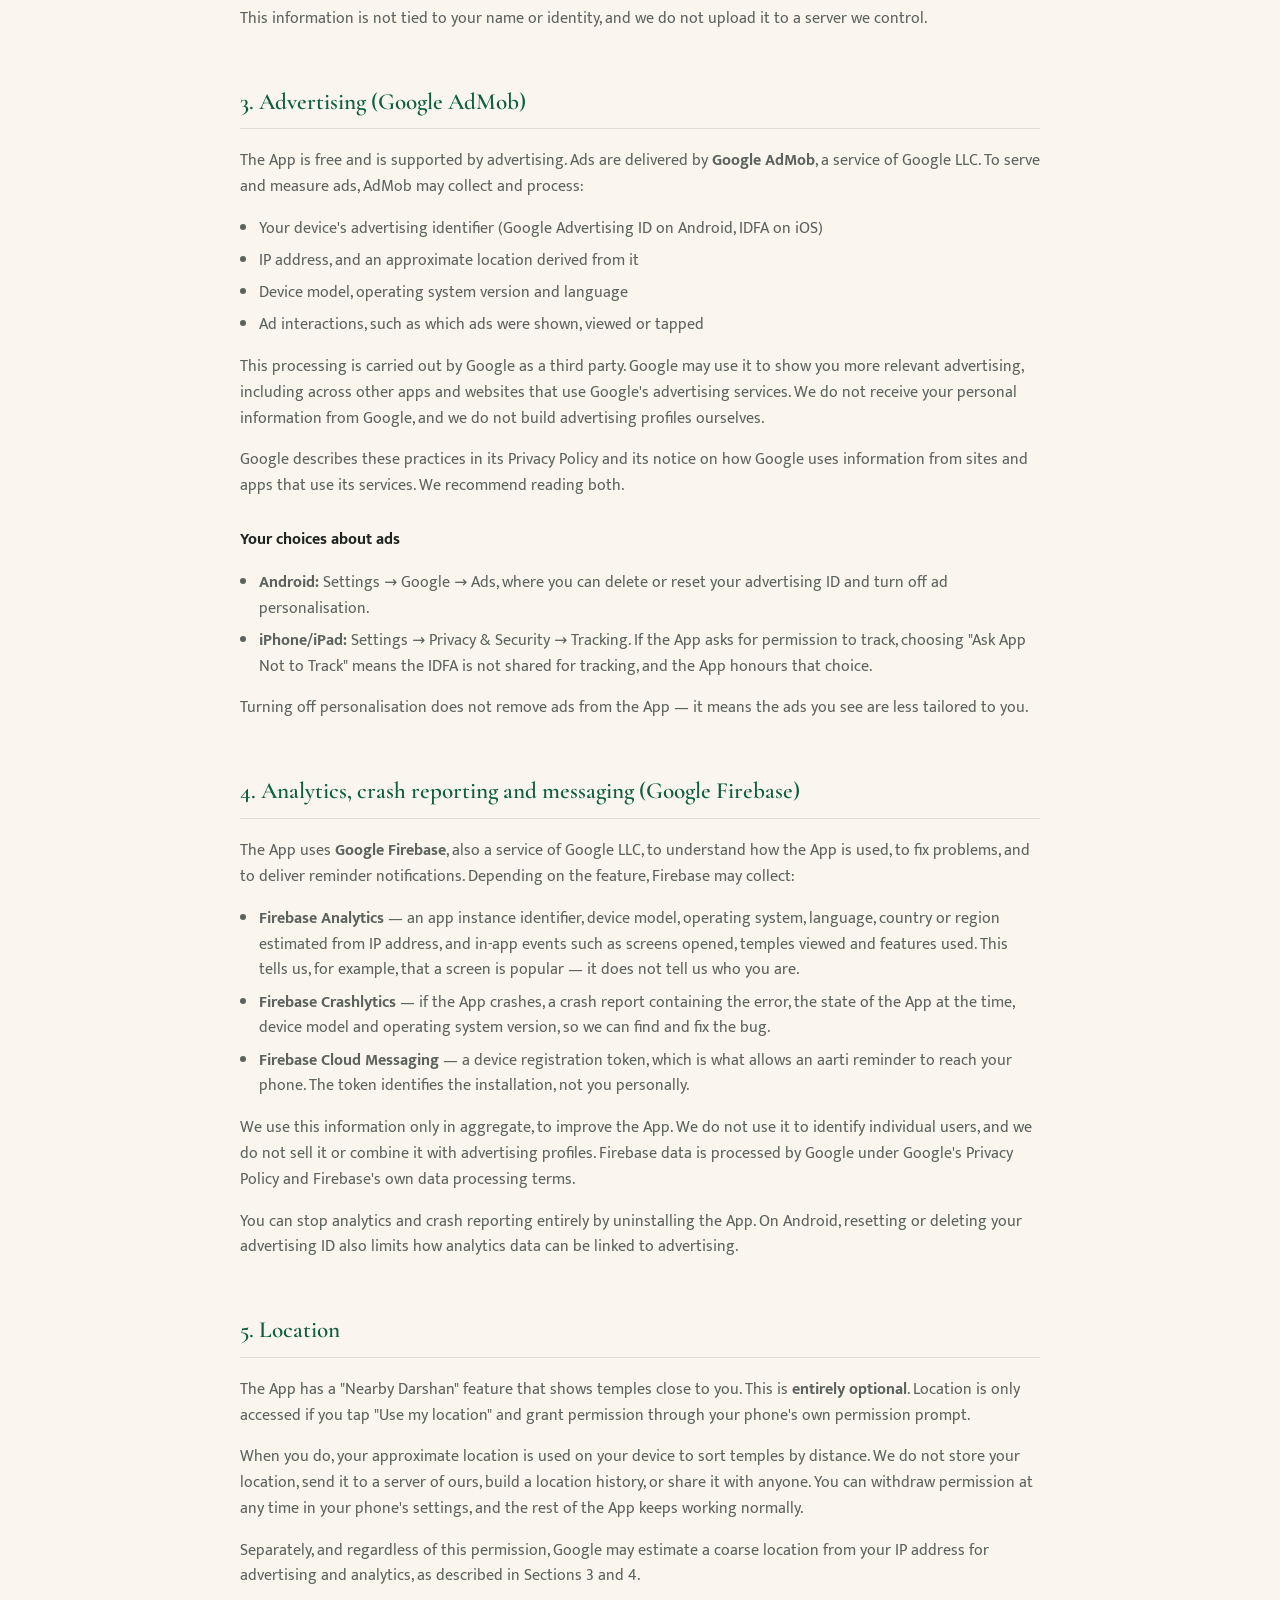
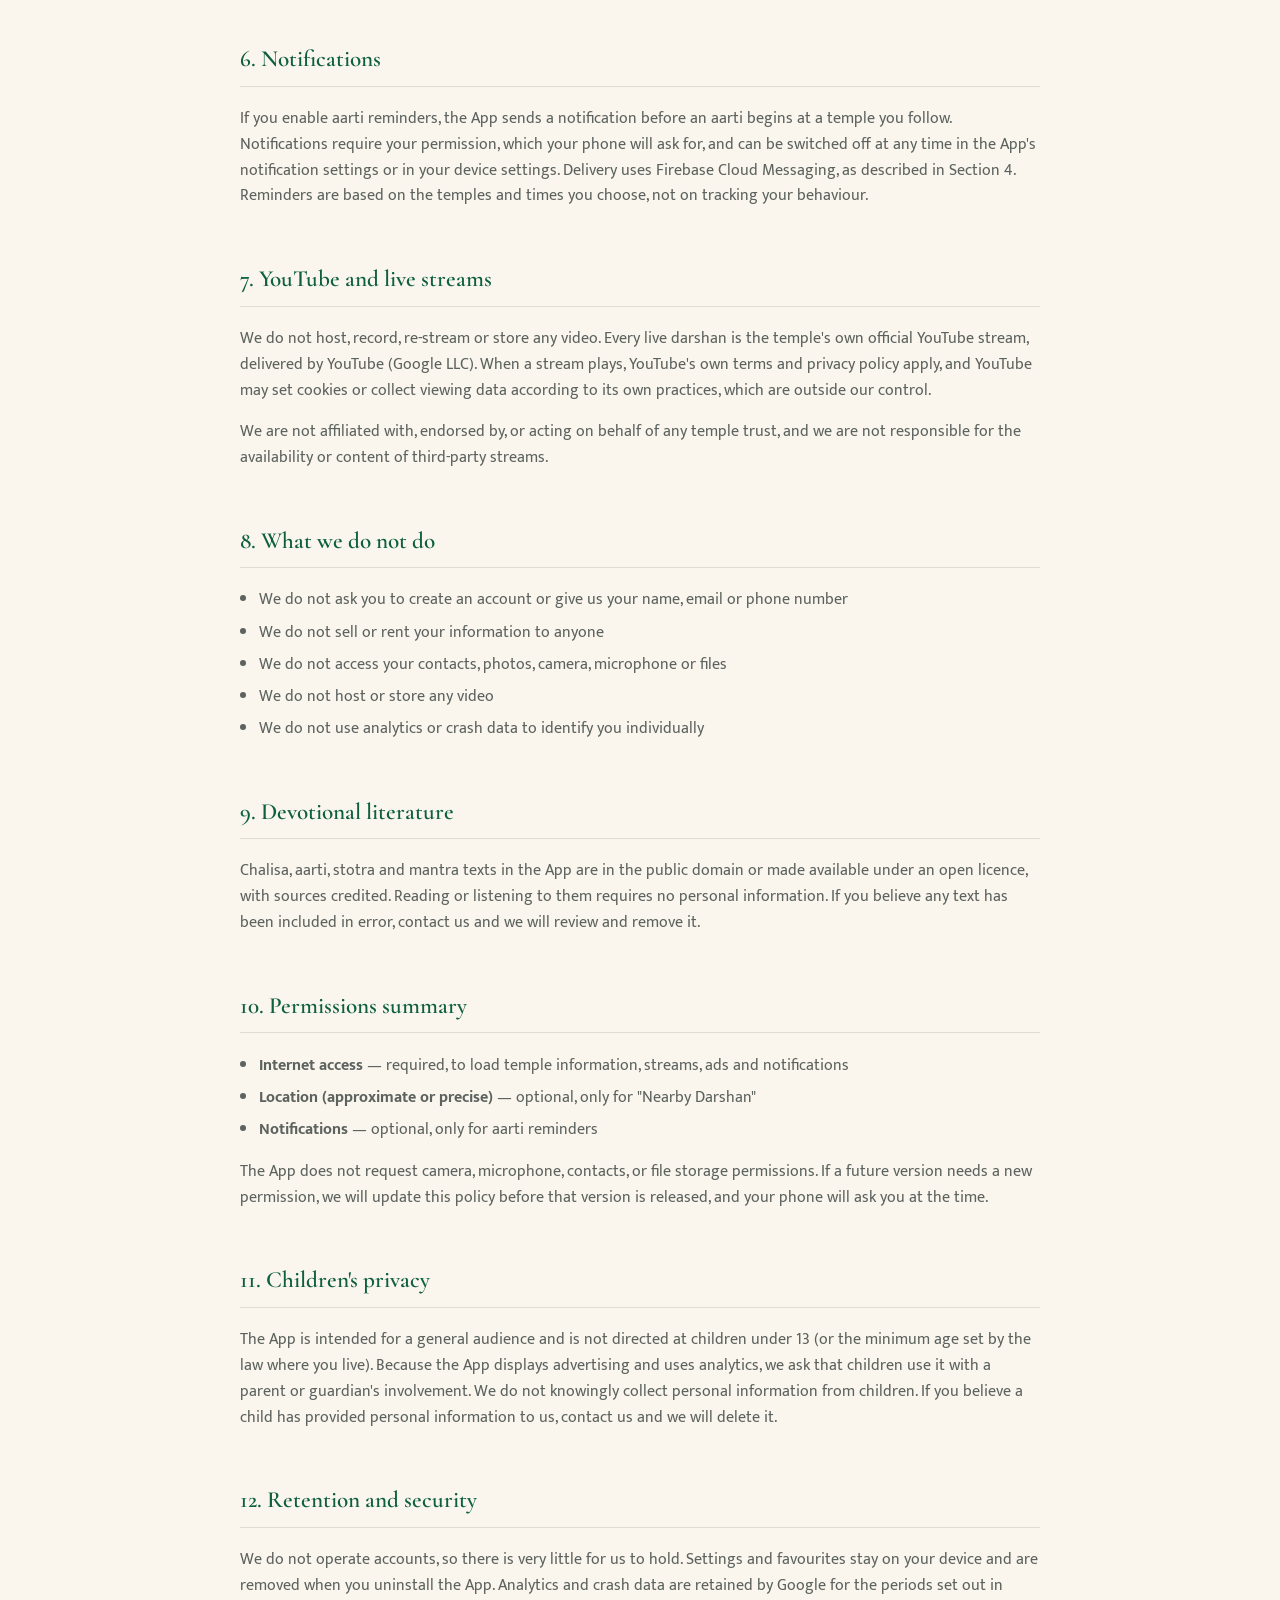
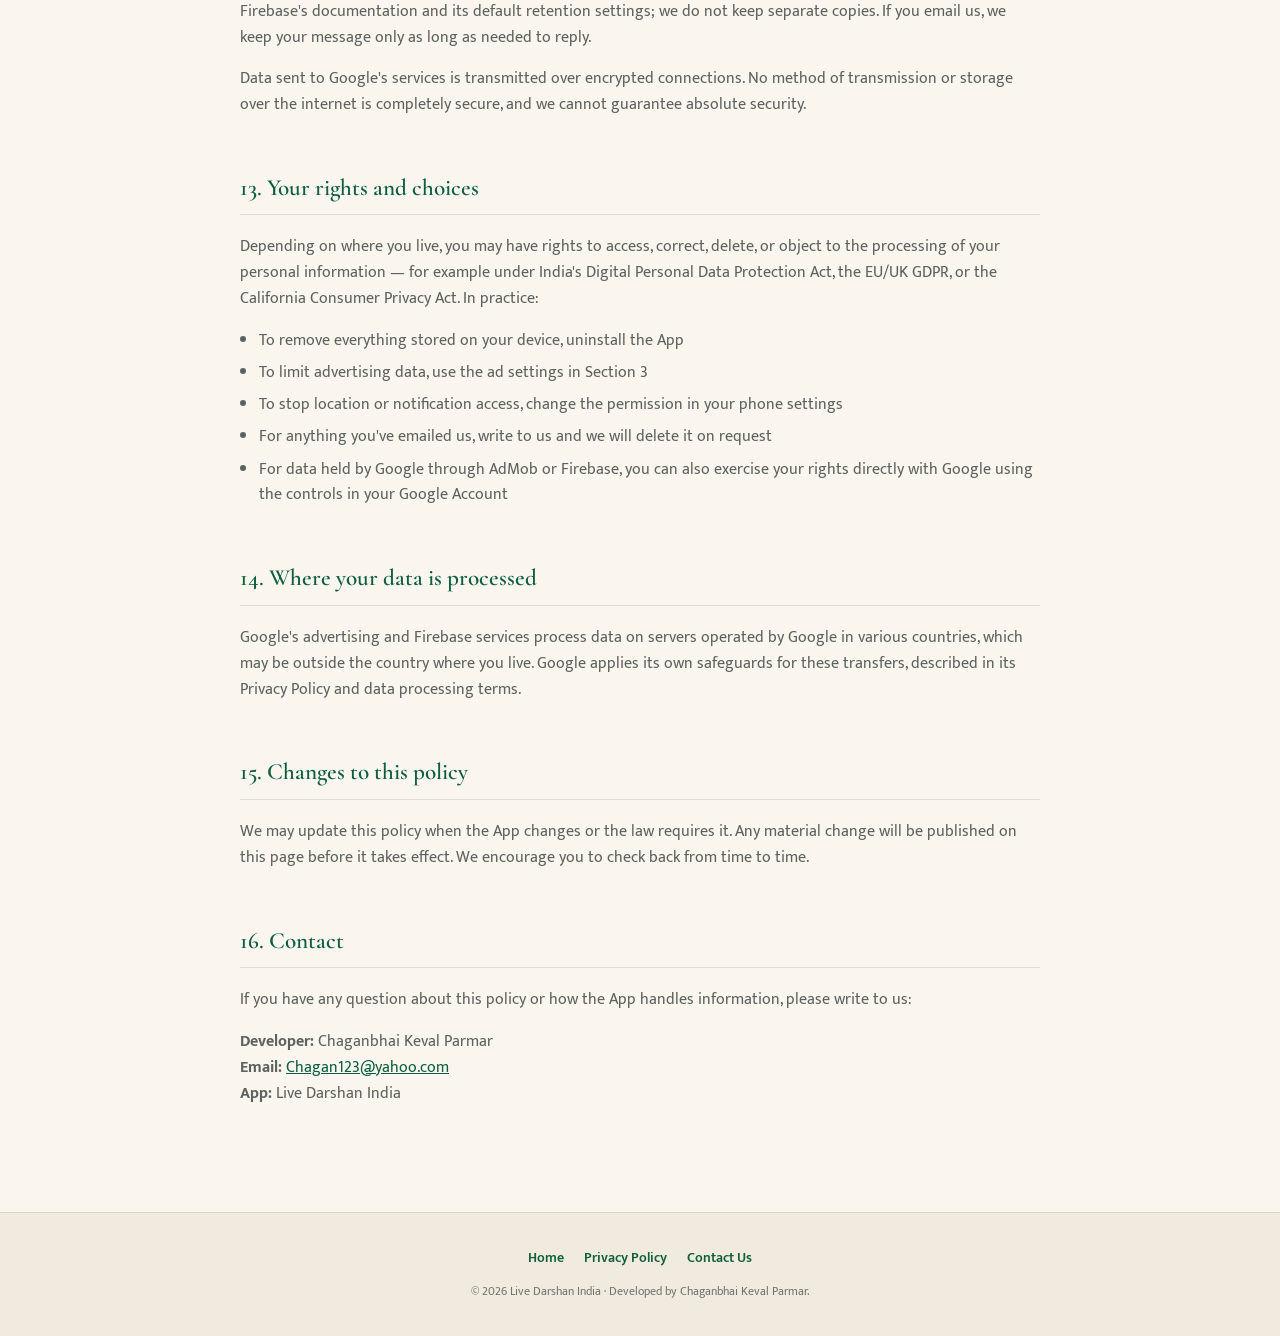
<file: privacy-policy.html>
<!DOCTYPE html>
<html lang="en">
<head>
<meta charset="UTF-8">
<meta name="viewport" content="width=device-width, initial-scale=1.0">
<title>Privacy Policy — Live Darshan India</title>
<meta name="description" content="Privacy Policy for the Live Darshan India app: Google AdMob advertising, Firebase analytics and crash reporting, optional location, notifications, on-device storage, and your choices.">
<link rel="icon" type="image/png" href="assets/favicon.png">
<link rel="apple-touch-icon" href="assets/logo-180.png">
<link href="https://fonts.googleapis.com/css2?family=Cormorant+Garamond:ital,wght@0,500;0,600;1,600&family=Mukta:wght@400;500;700&family=IBM+Plex+Mono:wght@500&display=swap" rel="stylesheet">
<link rel="stylesheet" href="style.css">
</head>
<body>

<header class="site">
  <div class="nav">
    <a class="brand" href="index.html">
      <img class="brandmark" src="assets/logo.png" alt="">
      Live Darshan India
    </a>
    <nav class="navlinks">
      <a href="index.html">Home</a>
      <a href="index.html#features">Features</a>
      <a href="index.html#temples">Temples</a>
      <a href="privacy-policy.html" class="active">Privacy Policy</a>
      <a href="contact.html">Contact</a>
    </nav>
  </div>
</header>

<div class="wrap doc">
  <h1>Privacy Policy</h1>
  <p>This policy explains how the Live Darshan India mobile app and this website ("the App", "we", "us") handle information. We've written it in plain language so you can see exactly what happens.</p>

  <div class="notice" style="margin:2em 0;">
    <strong>The short version:</strong> You don't need an account, and we never ask for your name, email or phone number. Your favourites and settings stay on your phone. The App uses two Google services — <strong>AdMob</strong> to show ads and <strong>Firebase</strong> for app statistics, crash reports and reminder notifications — which collect device and usage data as described below. Location is optional. Live darshan plays from the temples' official YouTube channels.
  </div>

  <div class="toc">
    <strong>Contents</strong>
    <ul>
      <li><a href="#scope">1. Who this policy covers</a></li>
      <li><a href="#ondevice">2. Information stored on your device</a></li>
      <li><a href="#ads">3. Advertising (Google AdMob)</a></li>
      <li><a href="#firebase">4. Analytics, crash reporting and messaging (Google Firebase)</a></li>
      <li><a href="#location">5. Location</a></li>
      <li><a href="#notifications">6. Notifications</a></li>
      <li><a href="#youtube">7. YouTube and live streams</a></li>
      <li><a href="#nocollect">8. What we do not do</a></li>
      <li><a href="#literature">9. Devotional literature</a></li>
      <li><a href="#permissions">10. Permissions summary</a></li>
      <li><a href="#children">11. Children's privacy</a></li>
      <li><a href="#retention">12. Retention and security</a></li>
      <li><a href="#rights">13. Your rights and choices</a></li>
      <li><a href="#transfers">14. Where your data is processed</a></li>
      <li><a href="#changes">15. Changes to this policy</a></li>
      <li><a href="#contact">16. Contact</a></li>
    </ul>
  </div>

  <h2 id="scope">1. Who this policy covers</h2>
  <p>This policy applies to the Live Darshan India app on the Apple App Store and Google Play Store, and to this website. The App is free to use and does not require you to register, sign in, or provide your name, email address or phone number.</p>

  <h2 id="ondevice">2. Information stored on your device</h2>
  <p>To make the App work, some information is saved locally on your phone. It stays on your phone, we cannot read it, and it is removed when you uninstall the App:</p>
  <ul>
    <li>Temples you mark as favourites</li>
    <li>Appearance settings (light/dark mode, accent colour), splash bell sound and auto-scroll preferences</li>
    <li>Your chosen language</li>
    <li>Your vrat (fasting) tracker streak</li>
    <li>Which aarti reminders you've enabled</li>
  </ul>
  <p>This information is not tied to your name or identity, and we do not upload it to a server we control.</p>

  <h2 id="ads">3. Advertising (Google AdMob)</h2>
  <p>The App is free and is supported by advertising. Ads are delivered by <strong>Google AdMob</strong>, a service of Google LLC. To serve and measure ads, AdMob may collect and process:</p>
  <ul>
    <li>Your device's advertising identifier (Google Advertising ID on Android, IDFA on iOS)</li>
    <li>IP address, and an approximate location derived from it</li>
    <li>Device model, operating system version and language</li>
    <li>Ad interactions, such as which ads were shown, viewed or tapped</li>
  </ul>
  <p>This processing is carried out by Google as a third party. Google may use it to show you more relevant advertising, including across other apps and websites that use Google's advertising services. We do not receive your personal information from Google, and we do not build advertising profiles ourselves.</p>
  <p>Google describes these practices in its Privacy Policy and its notice on how Google uses information from sites and apps that use its services. We recommend reading both.</p>
  <h3>Your choices about ads</h3>
  <ul>
    <li><strong>Android:</strong> Settings → Google → Ads, where you can delete or reset your advertising ID and turn off ad personalisation.</li>
    <li><strong>iPhone/iPad:</strong> Settings → Privacy &amp; Security → Tracking. If the App asks for permission to track, choosing "Ask App Not to Track" means the IDFA is not shared for tracking, and the App honours that choice.</li>
  </ul>
  <p>Turning off personalisation does not remove ads from the App — it means the ads you see are less tailored to you.</p>

  <h2 id="firebase">4. Analytics, crash reporting and messaging (Google Firebase)</h2>
  <p>The App uses <strong>Google Firebase</strong>, also a service of Google LLC, to understand how the App is used, to fix problems, and to deliver reminder notifications. Depending on the feature, Firebase may collect:</p>
  <ul>
    <li><strong>Firebase Analytics</strong> — an app instance identifier, device model, operating system, language, country or region estimated from IP address, and in-app events such as screens opened, temples viewed and features used. This tells us, for example, that a screen is popular — it does not tell us who you are.</li>
    <li><strong>Firebase Crashlytics</strong> — if the App crashes, a crash report containing the error, the state of the App at the time, device model and operating system version, so we can find and fix the bug.</li>
    <li><strong>Firebase Cloud Messaging</strong> — a device registration token, which is what allows an aarti reminder to reach your phone. The token identifies the installation, not you personally.</li>
  </ul>
  <p>We use this information only in aggregate, to improve the App. We do not use it to identify individual users, and we do not sell it or combine it with advertising profiles. Firebase data is processed by Google under Google's Privacy Policy and Firebase's own data processing terms.</p>
  <p>You can stop analytics and crash reporting entirely by uninstalling the App. On Android, resetting or deleting your advertising ID also limits how analytics data can be linked to advertising.</p>

  <h2 id="location">5. Location</h2>
  <p>The App has a "Nearby Darshan" feature that shows temples close to you. This is <strong>entirely optional</strong>. Location is only accessed if you tap "Use my location" and grant permission through your phone's own permission prompt.</p>
  <p>When you do, your approximate location is used on your device to sort temples by distance. We do not store your location, send it to a server of ours, build a location history, or share it with anyone. You can withdraw permission at any time in your phone's settings, and the rest of the App keeps working normally.</p>
  <p>Separately, and regardless of this permission, Google may estimate a coarse location from your IP address for advertising and analytics, as described in Sections 3 and 4.</p>

  <h2 id="notifications">6. Notifications</h2>
  <p>If you enable aarti reminders, the App sends a notification before an aarti begins at a temple you follow. Notifications require your permission, which your phone will ask for, and can be switched off at any time in the App's notification settings or in your device settings. Delivery uses Firebase Cloud Messaging, as described in Section 4. Reminders are based on the temples and times you choose, not on tracking your behaviour.</p>

  <h2 id="youtube">7. YouTube and live streams</h2>
  <p>We do not host, record, re-stream or store any video. Every live darshan is the temple's own official YouTube stream, delivered by YouTube (Google LLC). When a stream plays, YouTube's own terms and privacy policy apply, and YouTube may set cookies or collect viewing data according to its own practices, which are outside our control.</p>
  <p>We are not affiliated with, endorsed by, or acting on behalf of any temple trust, and we are not responsible for the availability or content of third-party streams.</p>

  <h2 id="nocollect">8. What we do not do</h2>
  <ul>
    <li>We do not ask you to create an account or give us your name, email or phone number</li>
    <li>We do not sell or rent your information to anyone</li>
    <li>We do not access your contacts, photos, camera, microphone or files</li>
    <li>We do not host or store any video</li>
    <li>We do not use analytics or crash data to identify you individually</li>
  </ul>

  <h2 id="literature">9. Devotional literature</h2>
  <p>Chalisa, aarti, stotra and mantra texts in the App are in the public domain or made available under an open licence, with sources credited. Reading or listening to them requires no personal information. If you believe any text has been included in error, contact us and we will review and remove it.</p>

  <h2 id="permissions">10. Permissions summary</h2>
  <ul>
    <li><strong>Internet access</strong> — required, to load temple information, streams, ads and notifications</li>
    <li><strong>Location (approximate or precise)</strong> — optional, only for "Nearby Darshan"</li>
    <li><strong>Notifications</strong> — optional, only for aarti reminders</li>
  </ul>
  <p>The App does not request camera, microphone, contacts, or file storage permissions. If a future version needs a new permission, we will update this policy before that version is released, and your phone will ask you at the time.</p>

  <h2 id="children">11. Children's privacy</h2>
  <p>The App is intended for a general audience and is not directed at children under 13 (or the minimum age set by the law where you live). Because the App displays advertising and uses analytics, we ask that children use it with a parent or guardian's involvement. We do not knowingly collect personal information from children. If you believe a child has provided personal information to us, contact us and we will delete it.</p>

  <h2 id="retention">12. Retention and security</h2>
  <p>We do not operate accounts, so there is very little for us to hold. Settings and favourites stay on your device and are removed when you uninstall the App. Analytics and crash data are retained by Google for the periods set out in Firebase's documentation and its default retention settings; we do not keep separate copies. If you email us, we keep your message only as long as needed to reply.</p>
  <p>Data sent to Google's services is transmitted over encrypted connections. No method of transmission or storage over the internet is completely secure, and we cannot guarantee absolute security.</p>

  <h2 id="rights">13. Your rights and choices</h2>
  <p>Depending on where you live, you may have rights to access, correct, delete, or object to the processing of your personal information — for example under India's Digital Personal Data Protection Act, the EU/UK GDPR, or the California Consumer Privacy Act. In practice:</p>
  <ul>
    <li>To remove everything stored on your device, uninstall the App</li>
    <li>To limit advertising data, use the ad settings in Section 3</li>
    <li>To stop location or notification access, change the permission in your phone settings</li>
    <li>For anything you've emailed us, write to us and we will delete it on request</li>
    <li>For data held by Google through AdMob or Firebase, you can also exercise your rights directly with Google using the controls in your Google Account</li>
  </ul>

  <h2 id="transfers">14. Where your data is processed</h2>
  <p>Google's advertising and Firebase services process data on servers operated by Google in various countries, which may be outside the country where you live. Google applies its own safeguards for these transfers, described in its Privacy Policy and data processing terms.</p>

  <h2 id="changes">15. Changes to this policy</h2>
  <p>We may update this policy when the App changes or the law requires it. Any material change will be published on this page before it takes effect. We encourage you to check back from time to time.</p>

  <h2 id="contact">16. Contact</h2>
  <p>If you have any question about this policy or how the App handles information, please write to us:</p>
  <p>
    <strong>Developer:</strong> Chaganbhai Keval Parmar<br>
    <strong>Email:</strong> <a href="mailto:Chagan123@yahoo.com">Chagan123@yahoo.com</a><br>
    <strong>App:</strong> Live Darshan India
  </p>

</div>

<footer class="site">
  <div class="wrap">
    <div class="links">
      <a href="index.html">Home</a>
      <a href="privacy-policy.html">Privacy Policy</a>
      <a href="contact.html">Contact Us</a>
    </div>
    <p class="fine">&copy; <span id="year"></span> Live Darshan India · Developed by Chaganbhai Keval Parmar.</p>
  </div>
</footer>

<script>document.getElementById('year').textContent = new Date().getFullYear();</script>
</body>
</html>
</file>
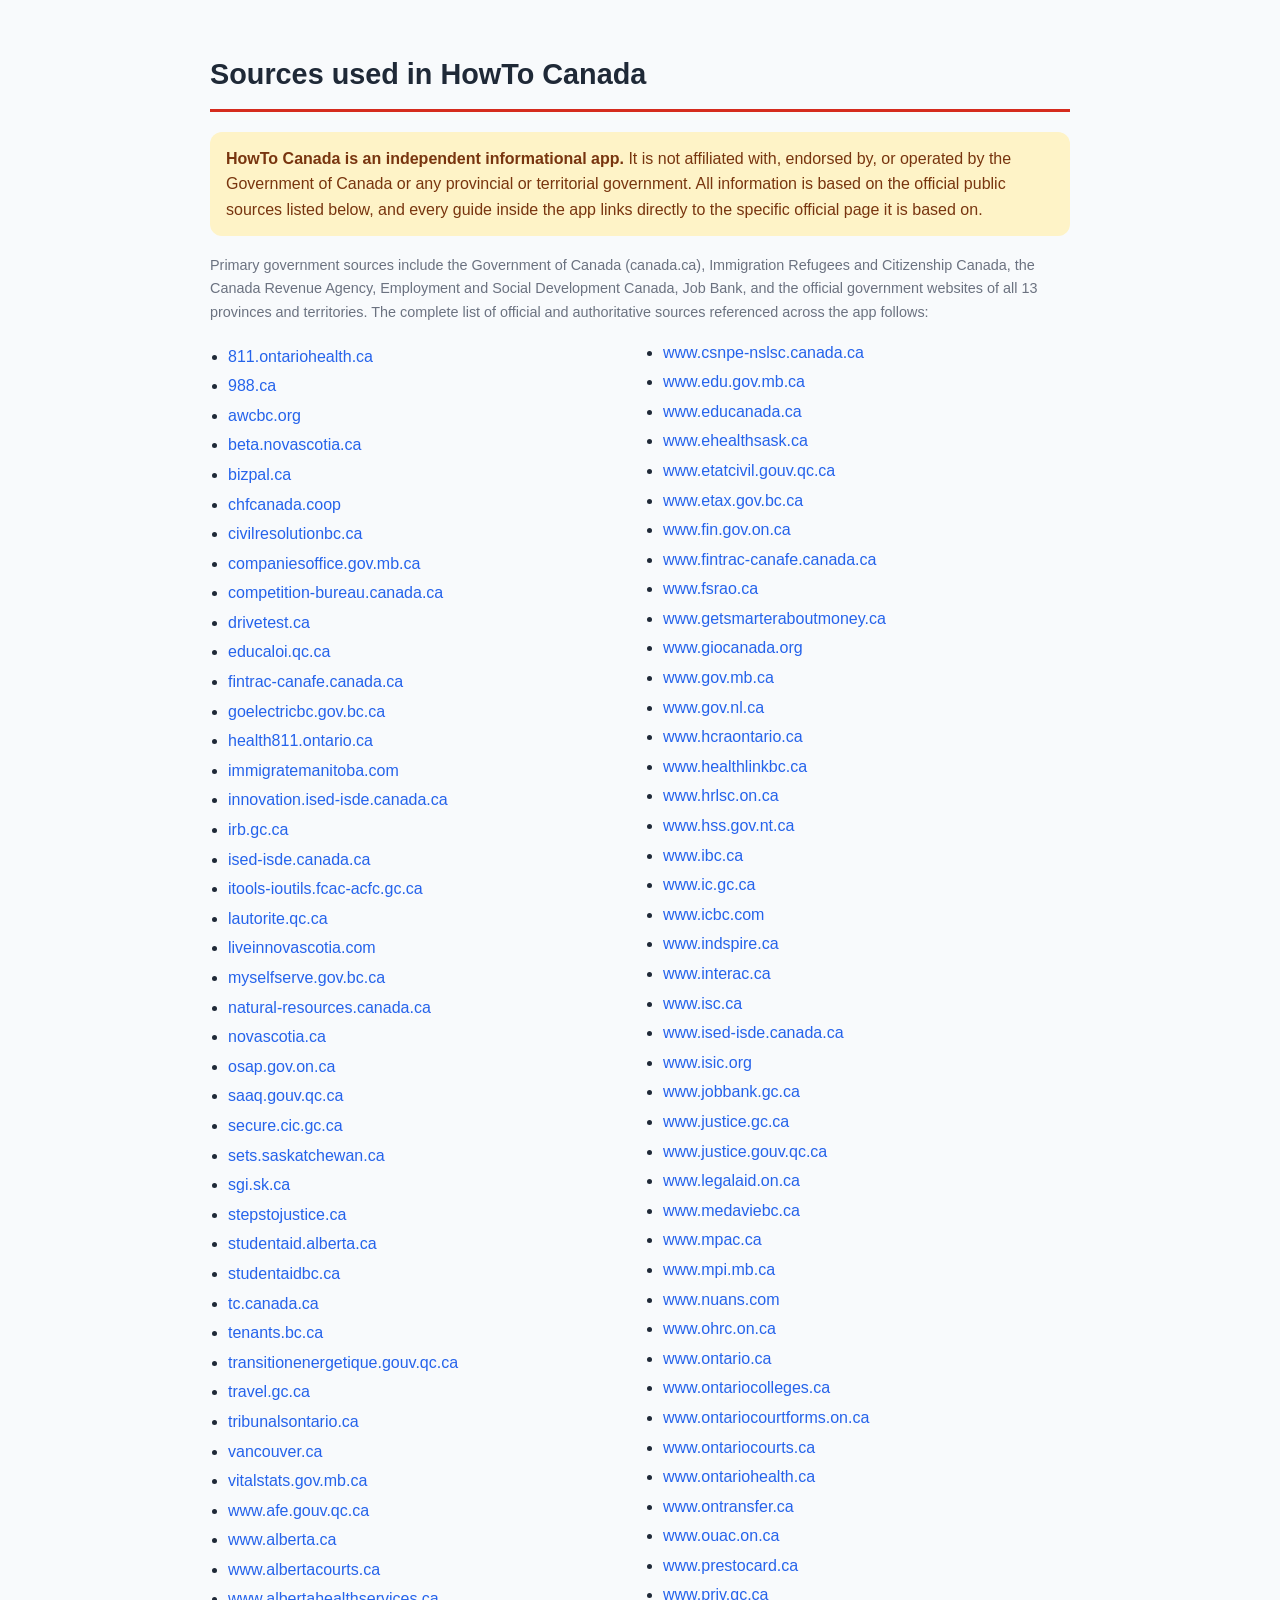
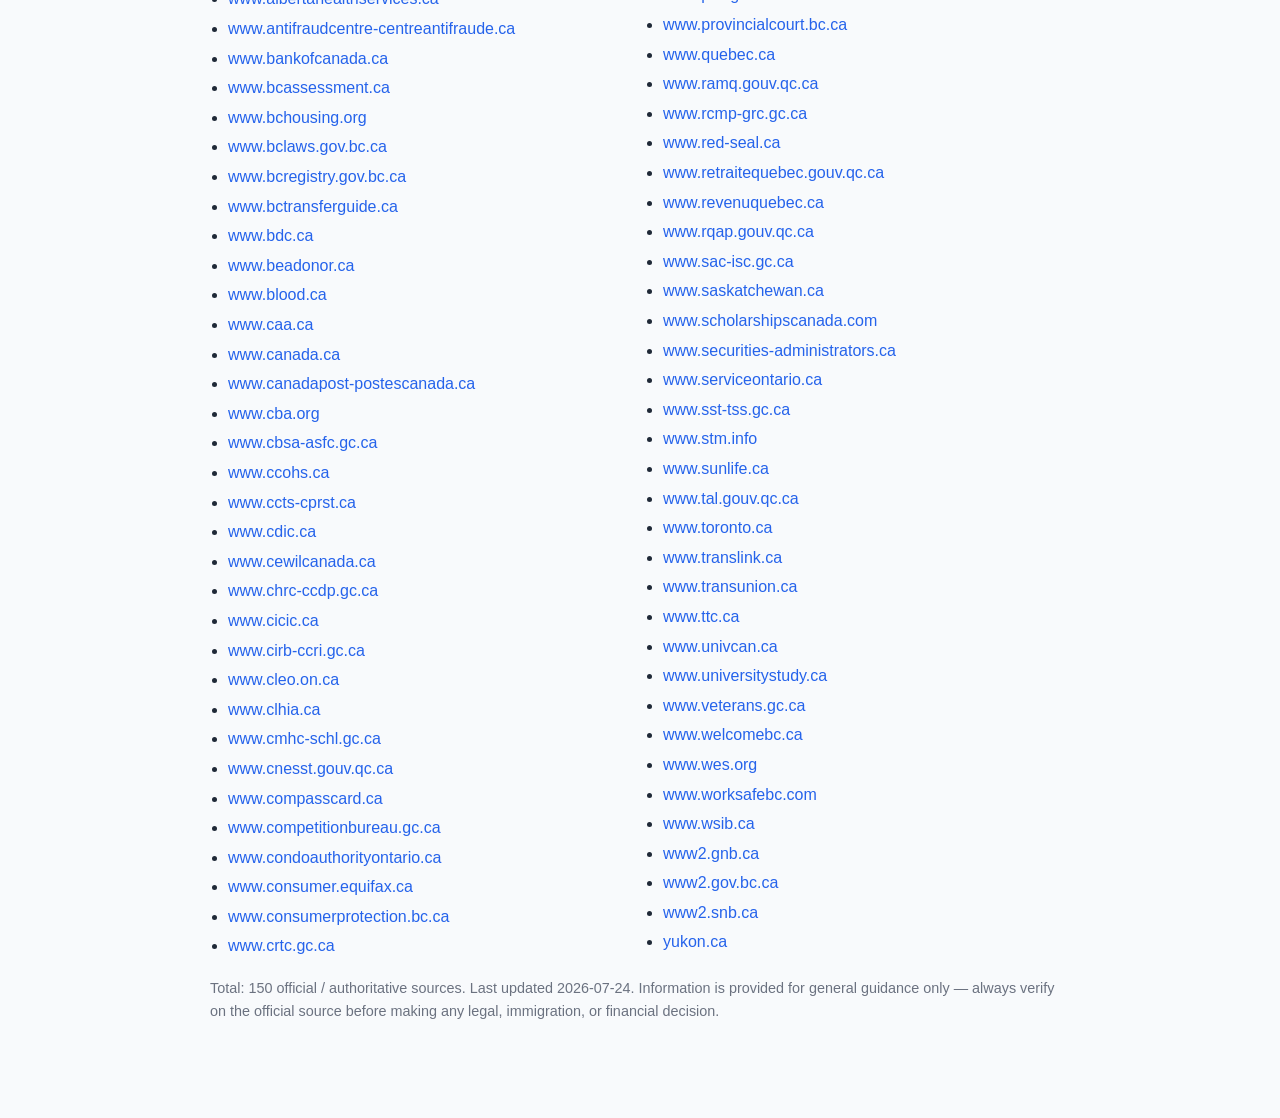
<file: sources.html>
<!DOCTYPE html>
<html lang="en"><head><meta charset="utf-8">
<meta name="viewport" content="width=device-width, initial-scale=1">
<title>Sources — HowTo Canada</title>
<style>
 body{margin:0;background:#f8fafc;color:#1f2937;font-family:-apple-system,Segoe UI,Roboto,Arial,sans-serif;line-height:1.6}
 .wrap{max-width:860px;margin:0 auto;padding:32px 20px 80px}
 h1{font-size:1.8rem;border-bottom:3px solid #D52B1E;padding-bottom:12px}
 .note{background:#FEF3C7;color:#78350F;border-radius:12px;padding:14px 16px;margin:18px 0}
 ul{columns:2;-webkit-columns:2;column-gap:28px;padding-left:18px}
 li{margin:4px 0;break-inside:avoid}
 a{color:#2563EB;text-decoration:none;word-break:break-all}
 .muted{color:#6b7280;font-size:.9rem}
 @media(max-width:600px){ul{columns:1}}
</style></head><body><div class="wrap">
<h1>Sources used in HowTo Canada</h1>
<div class="note"><strong>HowTo Canada is an independent informational app.</strong> It is not
affiliated with, endorsed by, or operated by the Government of Canada or any provincial or
territorial government. All information is based on the official public sources listed below, and
every guide inside the app links directly to the specific official page it is based on.</div>
<p class="muted">Primary government sources include the Government of Canada (canada.ca), Immigration
Refugees and Citizenship Canada, the Canada Revenue Agency, Employment and Social Development Canada,
Job Bank, and the official government websites of all 13 provinces and territories. The complete list
of official and authoritative sources referenced across the app follows:</p>
<ul>
<li><a href="https://811.ontariohealth.ca" target="_blank" rel="noopener">811.ontariohealth.ca</a></li>
<li><a href="https://988.ca" target="_blank" rel="noopener">988.ca</a></li>
<li><a href="https://awcbc.org" target="_blank" rel="noopener">awcbc.org</a></li>
<li><a href="https://beta.novascotia.ca" target="_blank" rel="noopener">beta.novascotia.ca</a></li>
<li><a href="https://bizpal.ca" target="_blank" rel="noopener">bizpal.ca</a></li>
<li><a href="https://chfcanada.coop" target="_blank" rel="noopener">chfcanada.coop</a></li>
<li><a href="https://civilresolutionbc.ca" target="_blank" rel="noopener">civilresolutionbc.ca</a></li>
<li><a href="https://companiesoffice.gov.mb.ca" target="_blank" rel="noopener">companiesoffice.gov.mb.ca</a></li>
<li><a href="https://competition-bureau.canada.ca" target="_blank" rel="noopener">competition-bureau.canada.ca</a></li>
<li><a href="https://drivetest.ca" target="_blank" rel="noopener">drivetest.ca</a></li>
<li><a href="https://educaloi.qc.ca" target="_blank" rel="noopener">educaloi.qc.ca</a></li>
<li><a href="https://fintrac-canafe.canada.ca" target="_blank" rel="noopener">fintrac-canafe.canada.ca</a></li>
<li><a href="https://goelectricbc.gov.bc.ca" target="_blank" rel="noopener">goelectricbc.gov.bc.ca</a></li>
<li><a href="https://health811.ontario.ca" target="_blank" rel="noopener">health811.ontario.ca</a></li>
<li><a href="https://immigratemanitoba.com" target="_blank" rel="noopener">immigratemanitoba.com</a></li>
<li><a href="https://innovation.ised-isde.canada.ca" target="_blank" rel="noopener">innovation.ised-isde.canada.ca</a></li>
<li><a href="https://irb.gc.ca" target="_blank" rel="noopener">irb.gc.ca</a></li>
<li><a href="https://ised-isde.canada.ca" target="_blank" rel="noopener">ised-isde.canada.ca</a></li>
<li><a href="https://itools-ioutils.fcac-acfc.gc.ca" target="_blank" rel="noopener">itools-ioutils.fcac-acfc.gc.ca</a></li>
<li><a href="https://lautorite.qc.ca" target="_blank" rel="noopener">lautorite.qc.ca</a></li>
<li><a href="https://liveinnovascotia.com" target="_blank" rel="noopener">liveinnovascotia.com</a></li>
<li><a href="https://myselfserve.gov.bc.ca" target="_blank" rel="noopener">myselfserve.gov.bc.ca</a></li>
<li><a href="https://natural-resources.canada.ca" target="_blank" rel="noopener">natural-resources.canada.ca</a></li>
<li><a href="https://novascotia.ca" target="_blank" rel="noopener">novascotia.ca</a></li>
<li><a href="https://osap.gov.on.ca" target="_blank" rel="noopener">osap.gov.on.ca</a></li>
<li><a href="https://saaq.gouv.qc.ca" target="_blank" rel="noopener">saaq.gouv.qc.ca</a></li>
<li><a href="https://secure.cic.gc.ca" target="_blank" rel="noopener">secure.cic.gc.ca</a></li>
<li><a href="https://sets.saskatchewan.ca" target="_blank" rel="noopener">sets.saskatchewan.ca</a></li>
<li><a href="https://sgi.sk.ca" target="_blank" rel="noopener">sgi.sk.ca</a></li>
<li><a href="https://stepstojustice.ca" target="_blank" rel="noopener">stepstojustice.ca</a></li>
<li><a href="https://studentaid.alberta.ca" target="_blank" rel="noopener">studentaid.alberta.ca</a></li>
<li><a href="https://studentaidbc.ca" target="_blank" rel="noopener">studentaidbc.ca</a></li>
<li><a href="https://tc.canada.ca" target="_blank" rel="noopener">tc.canada.ca</a></li>
<li><a href="https://tenants.bc.ca" target="_blank" rel="noopener">tenants.bc.ca</a></li>
<li><a href="https://transitionenergetique.gouv.qc.ca" target="_blank" rel="noopener">transitionenergetique.gouv.qc.ca</a></li>
<li><a href="https://travel.gc.ca" target="_blank" rel="noopener">travel.gc.ca</a></li>
<li><a href="https://tribunalsontario.ca" target="_blank" rel="noopener">tribunalsontario.ca</a></li>
<li><a href="https://vancouver.ca" target="_blank" rel="noopener">vancouver.ca</a></li>
<li><a href="https://vitalstats.gov.mb.ca" target="_blank" rel="noopener">vitalstats.gov.mb.ca</a></li>
<li><a href="https://www.afe.gouv.qc.ca" target="_blank" rel="noopener">www.afe.gouv.qc.ca</a></li>
<li><a href="https://www.alberta.ca" target="_blank" rel="noopener">www.alberta.ca</a></li>
<li><a href="https://www.albertacourts.ca" target="_blank" rel="noopener">www.albertacourts.ca</a></li>
<li><a href="https://www.albertahealthservices.ca" target="_blank" rel="noopener">www.albertahealthservices.ca</a></li>
<li><a href="https://www.antifraudcentre-centreantifraude.ca" target="_blank" rel="noopener">www.antifraudcentre-centreantifraude.ca</a></li>
<li><a href="https://www.bankofcanada.ca" target="_blank" rel="noopener">www.bankofcanada.ca</a></li>
<li><a href="https://www.bcassessment.ca" target="_blank" rel="noopener">www.bcassessment.ca</a></li>
<li><a href="https://www.bchousing.org" target="_blank" rel="noopener">www.bchousing.org</a></li>
<li><a href="https://www.bclaws.gov.bc.ca" target="_blank" rel="noopener">www.bclaws.gov.bc.ca</a></li>
<li><a href="https://www.bcregistry.gov.bc.ca" target="_blank" rel="noopener">www.bcregistry.gov.bc.ca</a></li>
<li><a href="https://www.bctransferguide.ca" target="_blank" rel="noopener">www.bctransferguide.ca</a></li>
<li><a href="https://www.bdc.ca" target="_blank" rel="noopener">www.bdc.ca</a></li>
<li><a href="https://www.beadonor.ca" target="_blank" rel="noopener">www.beadonor.ca</a></li>
<li><a href="https://www.blood.ca" target="_blank" rel="noopener">www.blood.ca</a></li>
<li><a href="https://www.caa.ca" target="_blank" rel="noopener">www.caa.ca</a></li>
<li><a href="https://www.canada.ca" target="_blank" rel="noopener">www.canada.ca</a></li>
<li><a href="https://www.canadapost-postescanada.ca" target="_blank" rel="noopener">www.canadapost-postescanada.ca</a></li>
<li><a href="https://www.cba.org" target="_blank" rel="noopener">www.cba.org</a></li>
<li><a href="https://www.cbsa-asfc.gc.ca" target="_blank" rel="noopener">www.cbsa-asfc.gc.ca</a></li>
<li><a href="https://www.ccohs.ca" target="_blank" rel="noopener">www.ccohs.ca</a></li>
<li><a href="https://www.ccts-cprst.ca" target="_blank" rel="noopener">www.ccts-cprst.ca</a></li>
<li><a href="https://www.cdic.ca" target="_blank" rel="noopener">www.cdic.ca</a></li>
<li><a href="https://www.cewilcanada.ca" target="_blank" rel="noopener">www.cewilcanada.ca</a></li>
<li><a href="https://www.chrc-ccdp.gc.ca" target="_blank" rel="noopener">www.chrc-ccdp.gc.ca</a></li>
<li><a href="https://www.cicic.ca" target="_blank" rel="noopener">www.cicic.ca</a></li>
<li><a href="https://www.cirb-ccri.gc.ca" target="_blank" rel="noopener">www.cirb-ccri.gc.ca</a></li>
<li><a href="https://www.cleo.on.ca" target="_blank" rel="noopener">www.cleo.on.ca</a></li>
<li><a href="https://www.clhia.ca" target="_blank" rel="noopener">www.clhia.ca</a></li>
<li><a href="https://www.cmhc-schl.gc.ca" target="_blank" rel="noopener">www.cmhc-schl.gc.ca</a></li>
<li><a href="https://www.cnesst.gouv.qc.ca" target="_blank" rel="noopener">www.cnesst.gouv.qc.ca</a></li>
<li><a href="https://www.compasscard.ca" target="_blank" rel="noopener">www.compasscard.ca</a></li>
<li><a href="https://www.competitionbureau.gc.ca" target="_blank" rel="noopener">www.competitionbureau.gc.ca</a></li>
<li><a href="https://www.condoauthorityontario.ca" target="_blank" rel="noopener">www.condoauthorityontario.ca</a></li>
<li><a href="https://www.consumer.equifax.ca" target="_blank" rel="noopener">www.consumer.equifax.ca</a></li>
<li><a href="https://www.consumerprotection.bc.ca" target="_blank" rel="noopener">www.consumerprotection.bc.ca</a></li>
<li><a href="https://www.crtc.gc.ca" target="_blank" rel="noopener">www.crtc.gc.ca</a></li>
<li><a href="https://www.csnpe-nslsc.canada.ca" target="_blank" rel="noopener">www.csnpe-nslsc.canada.ca</a></li>
<li><a href="https://www.edu.gov.mb.ca" target="_blank" rel="noopener">www.edu.gov.mb.ca</a></li>
<li><a href="https://www.educanada.ca" target="_blank" rel="noopener">www.educanada.ca</a></li>
<li><a href="https://www.ehealthsask.ca" target="_blank" rel="noopener">www.ehealthsask.ca</a></li>
<li><a href="https://www.etatcivil.gouv.qc.ca" target="_blank" rel="noopener">www.etatcivil.gouv.qc.ca</a></li>
<li><a href="https://www.etax.gov.bc.ca" target="_blank" rel="noopener">www.etax.gov.bc.ca</a></li>
<li><a href="https://www.fin.gov.on.ca" target="_blank" rel="noopener">www.fin.gov.on.ca</a></li>
<li><a href="https://www.fintrac-canafe.canada.ca" target="_blank" rel="noopener">www.fintrac-canafe.canada.ca</a></li>
<li><a href="https://www.fsrao.ca" target="_blank" rel="noopener">www.fsrao.ca</a></li>
<li><a href="https://www.getsmarteraboutmoney.ca" target="_blank" rel="noopener">www.getsmarteraboutmoney.ca</a></li>
<li><a href="https://www.giocanada.org" target="_blank" rel="noopener">www.giocanada.org</a></li>
<li><a href="https://www.gov.mb.ca" target="_blank" rel="noopener">www.gov.mb.ca</a></li>
<li><a href="https://www.gov.nl.ca" target="_blank" rel="noopener">www.gov.nl.ca</a></li>
<li><a href="https://www.hcraontario.ca" target="_blank" rel="noopener">www.hcraontario.ca</a></li>
<li><a href="https://www.healthlinkbc.ca" target="_blank" rel="noopener">www.healthlinkbc.ca</a></li>
<li><a href="https://www.hrlsc.on.ca" target="_blank" rel="noopener">www.hrlsc.on.ca</a></li>
<li><a href="https://www.hss.gov.nt.ca" target="_blank" rel="noopener">www.hss.gov.nt.ca</a></li>
<li><a href="https://www.ibc.ca" target="_blank" rel="noopener">www.ibc.ca</a></li>
<li><a href="https://www.ic.gc.ca" target="_blank" rel="noopener">www.ic.gc.ca</a></li>
<li><a href="https://www.icbc.com" target="_blank" rel="noopener">www.icbc.com</a></li>
<li><a href="https://www.indspire.ca" target="_blank" rel="noopener">www.indspire.ca</a></li>
<li><a href="https://www.interac.ca" target="_blank" rel="noopener">www.interac.ca</a></li>
<li><a href="https://www.isc.ca" target="_blank" rel="noopener">www.isc.ca</a></li>
<li><a href="https://www.ised-isde.canada.ca" target="_blank" rel="noopener">www.ised-isde.canada.ca</a></li>
<li><a href="https://www.isic.org" target="_blank" rel="noopener">www.isic.org</a></li>
<li><a href="https://www.jobbank.gc.ca" target="_blank" rel="noopener">www.jobbank.gc.ca</a></li>
<li><a href="https://www.justice.gc.ca" target="_blank" rel="noopener">www.justice.gc.ca</a></li>
<li><a href="https://www.justice.gouv.qc.ca" target="_blank" rel="noopener">www.justice.gouv.qc.ca</a></li>
<li><a href="https://www.legalaid.on.ca" target="_blank" rel="noopener">www.legalaid.on.ca</a></li>
<li><a href="https://www.medaviebc.ca" target="_blank" rel="noopener">www.medaviebc.ca</a></li>
<li><a href="https://www.mpac.ca" target="_blank" rel="noopener">www.mpac.ca</a></li>
<li><a href="https://www.mpi.mb.ca" target="_blank" rel="noopener">www.mpi.mb.ca</a></li>
<li><a href="https://www.nuans.com" target="_blank" rel="noopener">www.nuans.com</a></li>
<li><a href="https://www.ohrc.on.ca" target="_blank" rel="noopener">www.ohrc.on.ca</a></li>
<li><a href="https://www.ontario.ca" target="_blank" rel="noopener">www.ontario.ca</a></li>
<li><a href="https://www.ontariocolleges.ca" target="_blank" rel="noopener">www.ontariocolleges.ca</a></li>
<li><a href="https://www.ontariocourtforms.on.ca" target="_blank" rel="noopener">www.ontariocourtforms.on.ca</a></li>
<li><a href="https://www.ontariocourts.ca" target="_blank" rel="noopener">www.ontariocourts.ca</a></li>
<li><a href="https://www.ontariohealth.ca" target="_blank" rel="noopener">www.ontariohealth.ca</a></li>
<li><a href="https://www.ontransfer.ca" target="_blank" rel="noopener">www.ontransfer.ca</a></li>
<li><a href="https://www.ouac.on.ca" target="_blank" rel="noopener">www.ouac.on.ca</a></li>
<li><a href="https://www.prestocard.ca" target="_blank" rel="noopener">www.prestocard.ca</a></li>
<li><a href="https://www.priv.gc.ca" target="_blank" rel="noopener">www.priv.gc.ca</a></li>
<li><a href="https://www.provincialcourt.bc.ca" target="_blank" rel="noopener">www.provincialcourt.bc.ca</a></li>
<li><a href="https://www.quebec.ca" target="_blank" rel="noopener">www.quebec.ca</a></li>
<li><a href="https://www.ramq.gouv.qc.ca" target="_blank" rel="noopener">www.ramq.gouv.qc.ca</a></li>
<li><a href="https://www.rcmp-grc.gc.ca" target="_blank" rel="noopener">www.rcmp-grc.gc.ca</a></li>
<li><a href="https://www.red-seal.ca" target="_blank" rel="noopener">www.red-seal.ca</a></li>
<li><a href="https://www.retraitequebec.gouv.qc.ca" target="_blank" rel="noopener">www.retraitequebec.gouv.qc.ca</a></li>
<li><a href="https://www.revenuquebec.ca" target="_blank" rel="noopener">www.revenuquebec.ca</a></li>
<li><a href="https://www.rqap.gouv.qc.ca" target="_blank" rel="noopener">www.rqap.gouv.qc.ca</a></li>
<li><a href="https://www.sac-isc.gc.ca" target="_blank" rel="noopener">www.sac-isc.gc.ca</a></li>
<li><a href="https://www.saskatchewan.ca" target="_blank" rel="noopener">www.saskatchewan.ca</a></li>
<li><a href="https://www.scholarshipscanada.com" target="_blank" rel="noopener">www.scholarshipscanada.com</a></li>
<li><a href="https://www.securities-administrators.ca" target="_blank" rel="noopener">www.securities-administrators.ca</a></li>
<li><a href="https://www.serviceontario.ca" target="_blank" rel="noopener">www.serviceontario.ca</a></li>
<li><a href="https://www.sst-tss.gc.ca" target="_blank" rel="noopener">www.sst-tss.gc.ca</a></li>
<li><a href="https://www.stm.info" target="_blank" rel="noopener">www.stm.info</a></li>
<li><a href="https://www.sunlife.ca" target="_blank" rel="noopener">www.sunlife.ca</a></li>
<li><a href="https://www.tal.gouv.qc.ca" target="_blank" rel="noopener">www.tal.gouv.qc.ca</a></li>
<li><a href="https://www.toronto.ca" target="_blank" rel="noopener">www.toronto.ca</a></li>
<li><a href="https://www.translink.ca" target="_blank" rel="noopener">www.translink.ca</a></li>
<li><a href="https://www.transunion.ca" target="_blank" rel="noopener">www.transunion.ca</a></li>
<li><a href="https://www.ttc.ca" target="_blank" rel="noopener">www.ttc.ca</a></li>
<li><a href="https://www.univcan.ca" target="_blank" rel="noopener">www.univcan.ca</a></li>
<li><a href="https://www.universitystudy.ca" target="_blank" rel="noopener">www.universitystudy.ca</a></li>
<li><a href="https://www.veterans.gc.ca" target="_blank" rel="noopener">www.veterans.gc.ca</a></li>
<li><a href="https://www.welcomebc.ca" target="_blank" rel="noopener">www.welcomebc.ca</a></li>
<li><a href="https://www.wes.org" target="_blank" rel="noopener">www.wes.org</a></li>
<li><a href="https://www.worksafebc.com" target="_blank" rel="noopener">www.worksafebc.com</a></li>
<li><a href="https://www.wsib.ca" target="_blank" rel="noopener">www.wsib.ca</a></li>
<li><a href="https://www2.gnb.ca" target="_blank" rel="noopener">www2.gnb.ca</a></li>
<li><a href="https://www2.gov.bc.ca" target="_blank" rel="noopener">www2.gov.bc.ca</a></li>
<li><a href="https://www2.snb.ca" target="_blank" rel="noopener">www2.snb.ca</a></li>
<li><a href="https://yukon.ca" target="_blank" rel="noopener">yukon.ca</a></li>
</ul>
<p class="muted">Total: 150 official / authoritative sources. Last updated 2026-07-24.
Information is provided for general guidance only — always verify on the official source before
making any legal, immigration, or financial decision.</p>
</div></body></html>
</file>
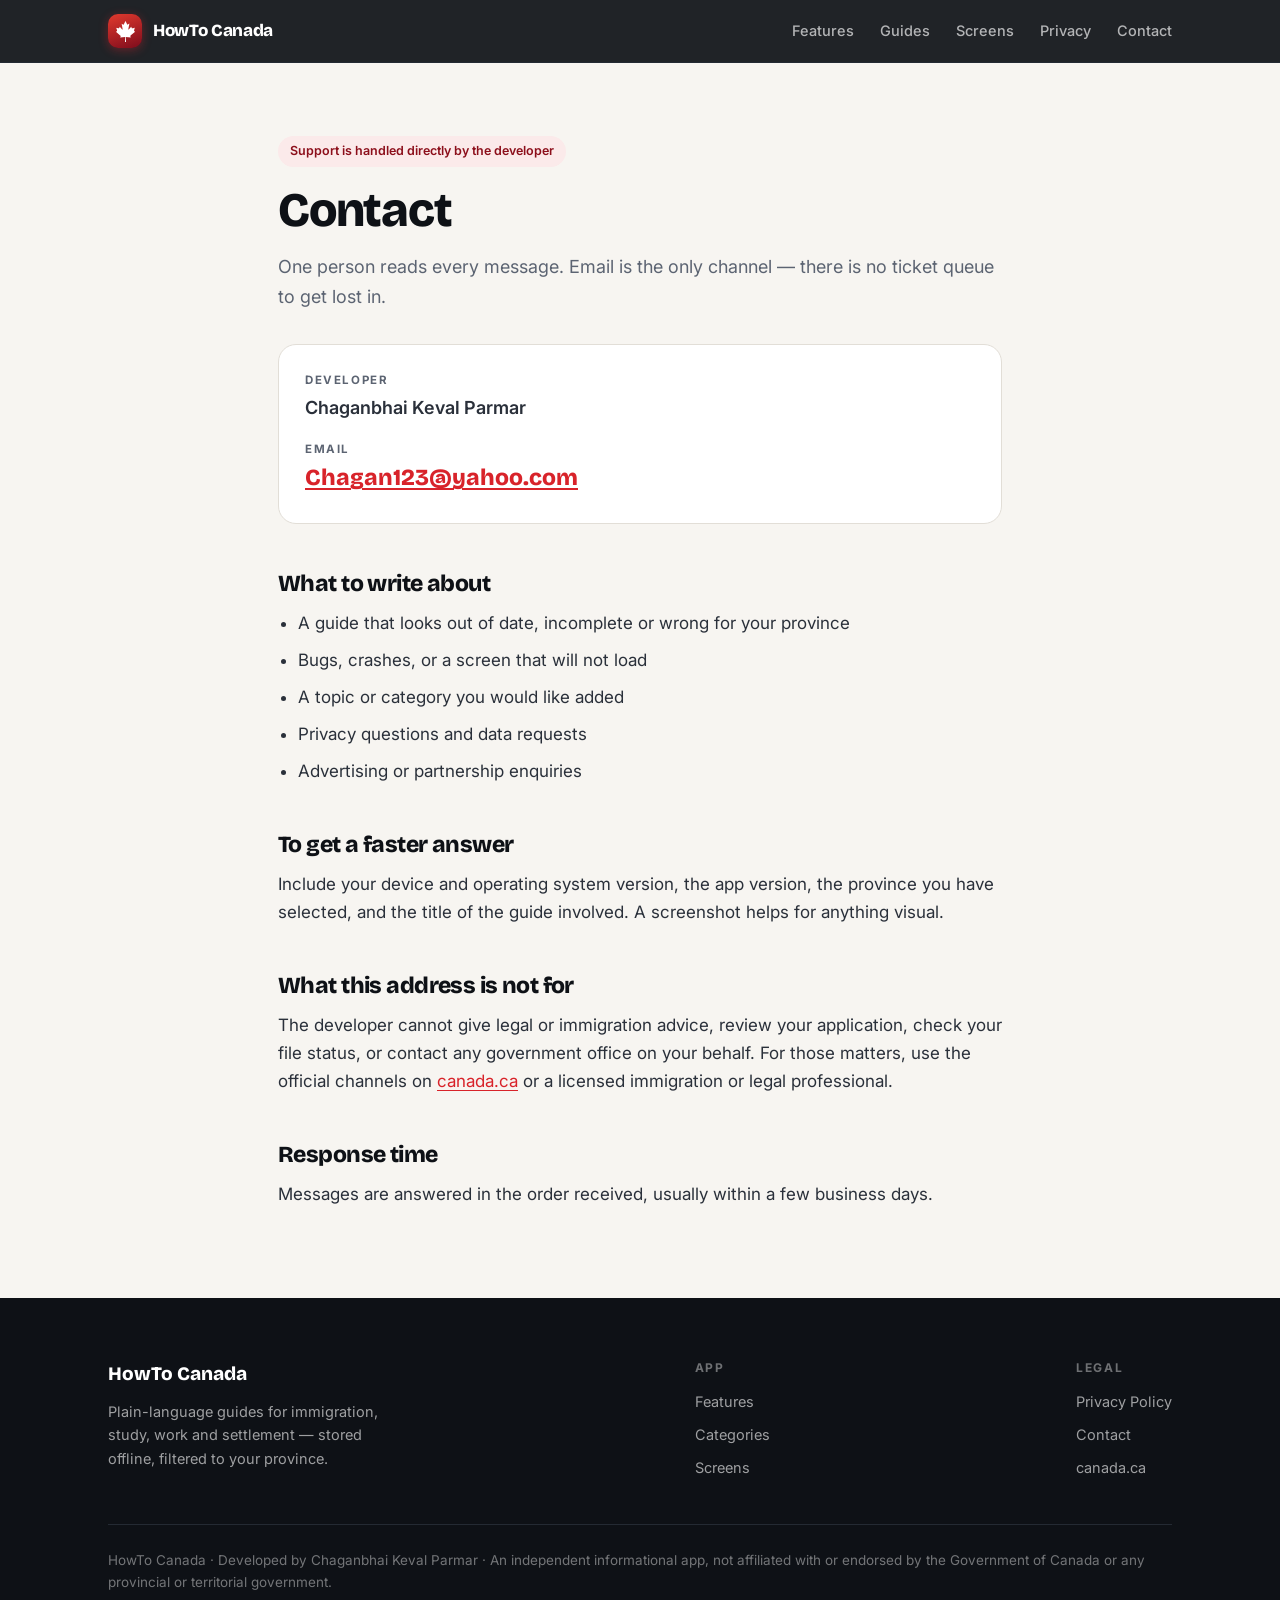
<file: howtocanada/contact.html>
<!DOCTYPE html>
<html lang="en">
<head>
<meta charset="utf-8">
<meta name="viewport" content="width=device-width, initial-scale=1">
<title>Contact — HowTo Canada</title>
<meta name="description" content="How to reach the developer of the HowTo Canada app.">
<meta name="theme-color" content="#0E1116">
<link rel="icon" href="assets/favicon-32.png" sizes="32x32">
<link rel="icon" href="assets/favicon-192.png" sizes="192x192">
<link rel="apple-touch-icon" href="assets/apple-touch-icon-180.png">
<link rel="stylesheet" href="style.css">
</head>
<body>
<header class="nav">
  <div class="nav-in">
    <a class="brand" href="index.html">
      <span class="mark" aria-hidden="true"><svg viewBox="187.92 95.16 255.05 278.83"><path d="M201 232l-13.3 4.4 61.4 54c4.7 13.7-1.6 17.8-5.6 25l66.6-8.4-1.6 67 13.9-.3-3.1-66.6 66.7 8c-4.1-8.7-7.8-13.3-4-27.2l61.3-51-10.7-4c-8.8-6.8 3.8-32.6 5.6-48.9 0 0-35.7 12.3-38 5.8l-9.2-17.5-32.6 35.8c-3.5.9-5-.5-5.9-3.5l15-74.8-23.8 13.4q-3.2 1.3-5.2-2.2l-23-46-23.6 47.8q-2.8 2.5-5 .7L264 130.8l13.7 74.1c-1.1 3-3.7 3.8-6.7 2.2l-31.2-35.3c-4 6.5-6.8 17.1-12.2 19.5s-23.5-4.5-35.6-7c4.2 14.8 17 39.6 9 47.7"/></svg></span>
      <span class="brandtext">HowTo&nbsp;Canada</span>
    </a>
    <nav class="nav-links">
      <a href="index.html#features">Features</a>
      <a href="index.html#categories">Guides</a>
      <a href="index.html#screens">Screens</a>
      <a href="privacy-policy.html">Privacy</a>
      <a href="contact.html">Contact</a>
    </nav>
  </div>
</header>
<article class="doc">
<span class="tag">Support is handled directly by the developer</span>
<h1>Contact</h1>
<p class="sub">One person reads every message. Email is the only channel — there is no ticket queue to get lost in.</p>

<div class="docbox">
  <p class="k">Developer</p>
  <p class="v">Chaganbhai Keval Parmar</p>
  <p class="k" style="margin-top:18px">Email</p>
  <p class="mail"><a href="mailto:Chagan123@yahoo.com">Chagan123@yahoo.com</a></p>
</div>

<h2>What to write about</h2>
<ul>
  <li>A guide that looks out of date, incomplete or wrong for your province</li>
  <li>Bugs, crashes, or a screen that will not load</li>
  <li>A topic or category you would like added</li>
  <li>Privacy questions and data requests</li>
  <li>Advertising or partnership enquiries</li>
</ul>

<h2>To get a faster answer</h2>
<p>Include your device and operating system version, the app version, the province you have selected, and the title of the guide involved. A screenshot helps for anything visual.</p>

<h2>What this address is not for</h2>
<p>The developer cannot give legal or immigration advice, review your application, check your file status, or contact any government office on your behalf. For those matters, use the official channels on <a href="https://www.canada.ca" rel="noopener">canada.ca</a> or a licensed immigration or legal professional.</p>

<h2>Response time</h2>
<p>Messages are answered in the order received, usually within a few business days.</p>
</article>
<footer>
  <div class="wrap">
    <div class="foot">
      <div style="max-width:280px">
        <p class="brand" style="font-family:'Bricolage Grotesque';font-weight:800;font-size:19px">HowTo Canada</p>
        <p>Plain-language guides for immigration, study, work and settlement — stored offline, filtered to your province.</p>
      </div>
      <div>
        <h5>App</h5>
        <nav>
          <a href="index.html#features">Features</a>
          <a href="index.html#categories">Categories</a>
          <a href="index.html#screens">Screens</a>
        </nav>
      </div>
      <div>
        <h5>Legal</h5>
        <nav>
          <a href="privacy-policy.html">Privacy Policy</a>
          <a href="contact.html">Contact</a>
          <a href="https://www.canada.ca" rel="noopener">canada.ca</a>
        </nav>
      </div>
    </div>
    <p class="foot-bottom">HowTo Canada &middot; Developed by Chaganbhai Keval Parmar &middot; An independent informational app, not affiliated with or endorsed by the Government of Canada or any provincial or territorial government.</p>
  </div>
</footer><script>
(function(){
  var els=document.querySelectorAll('.rv');
  if(!('IntersectionObserver' in window)||matchMedia('(prefers-reduced-motion:reduce)').matches){
    els.forEach(function(e){e.classList.add('in')});return;
  }
  var io=new IntersectionObserver(function(en){
    en.forEach(function(x){if(x.isIntersecting){x.target.classList.add('in');io.unobserve(x.target)}})
  },{rootMargin:'0px 0px -60px 0px'});
  els.forEach(function(e){io.observe(e)});
})();
</script>
</body>
</html>
</file>
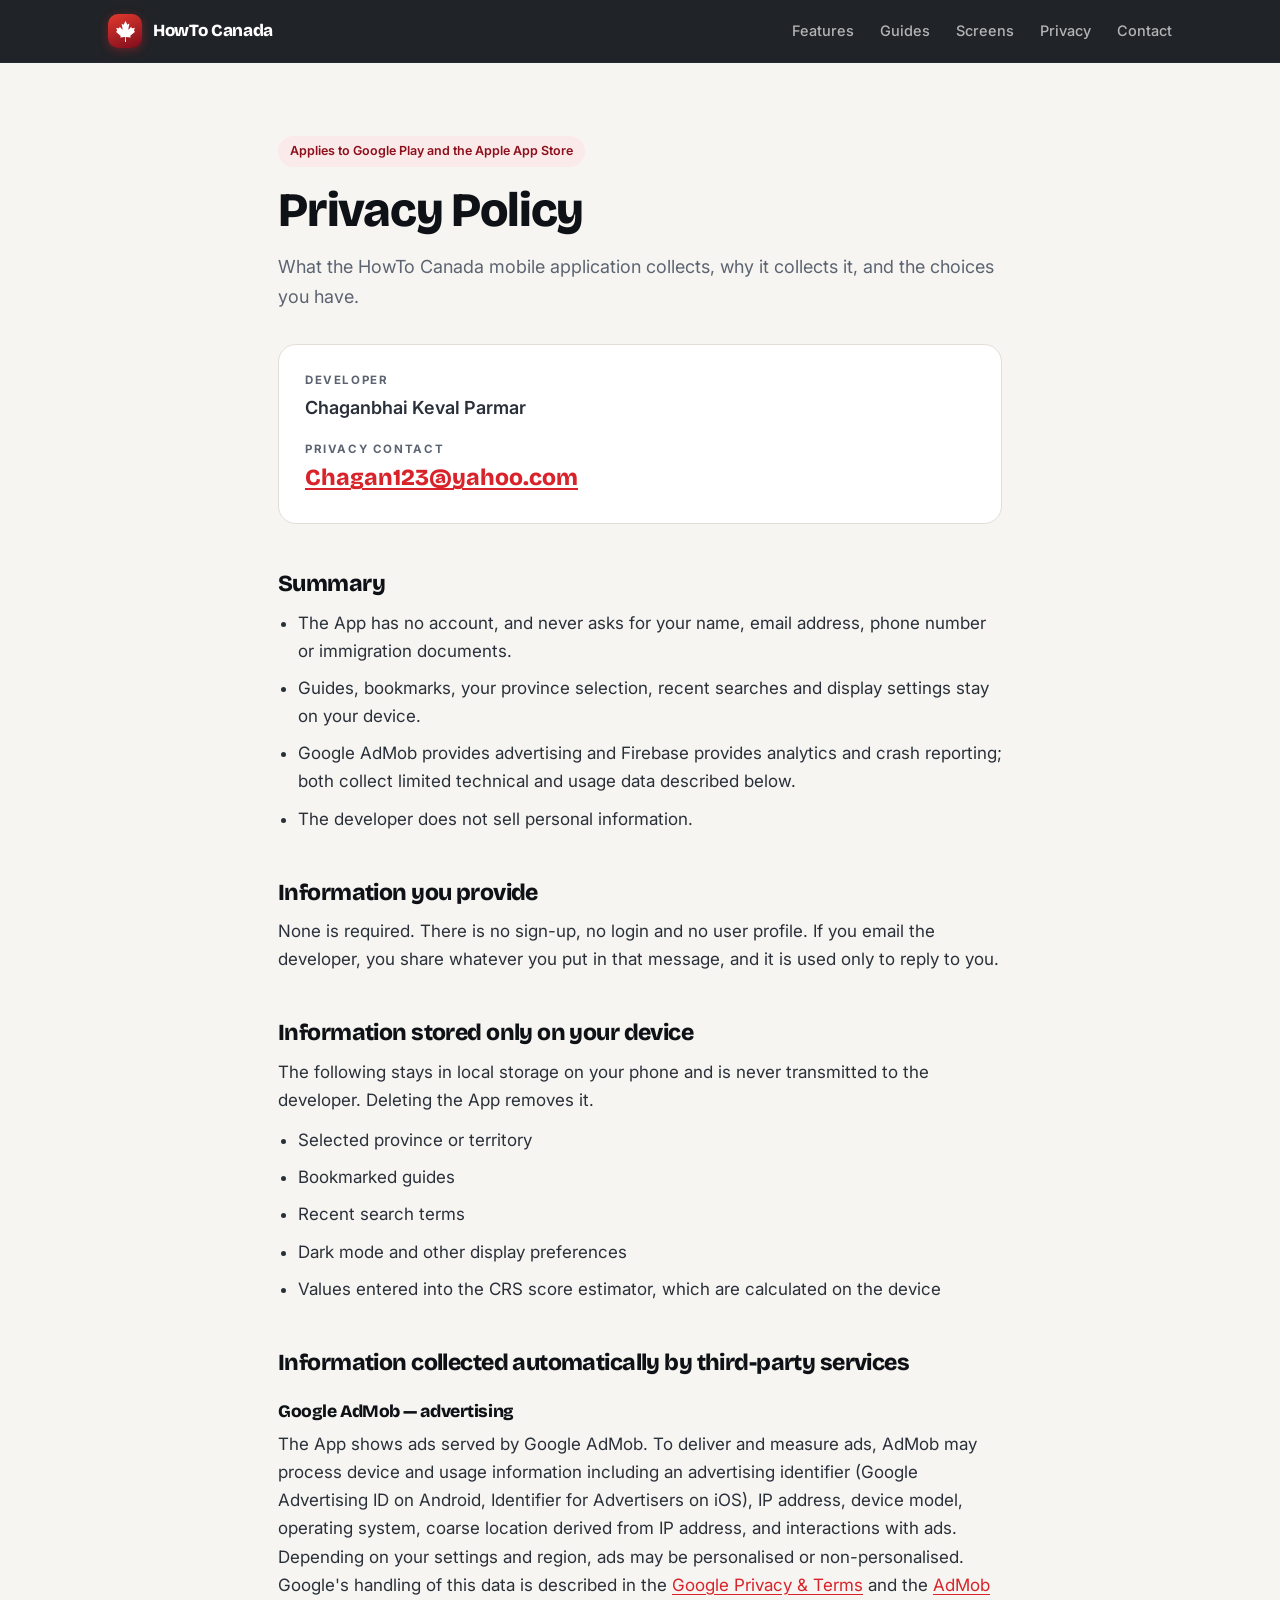
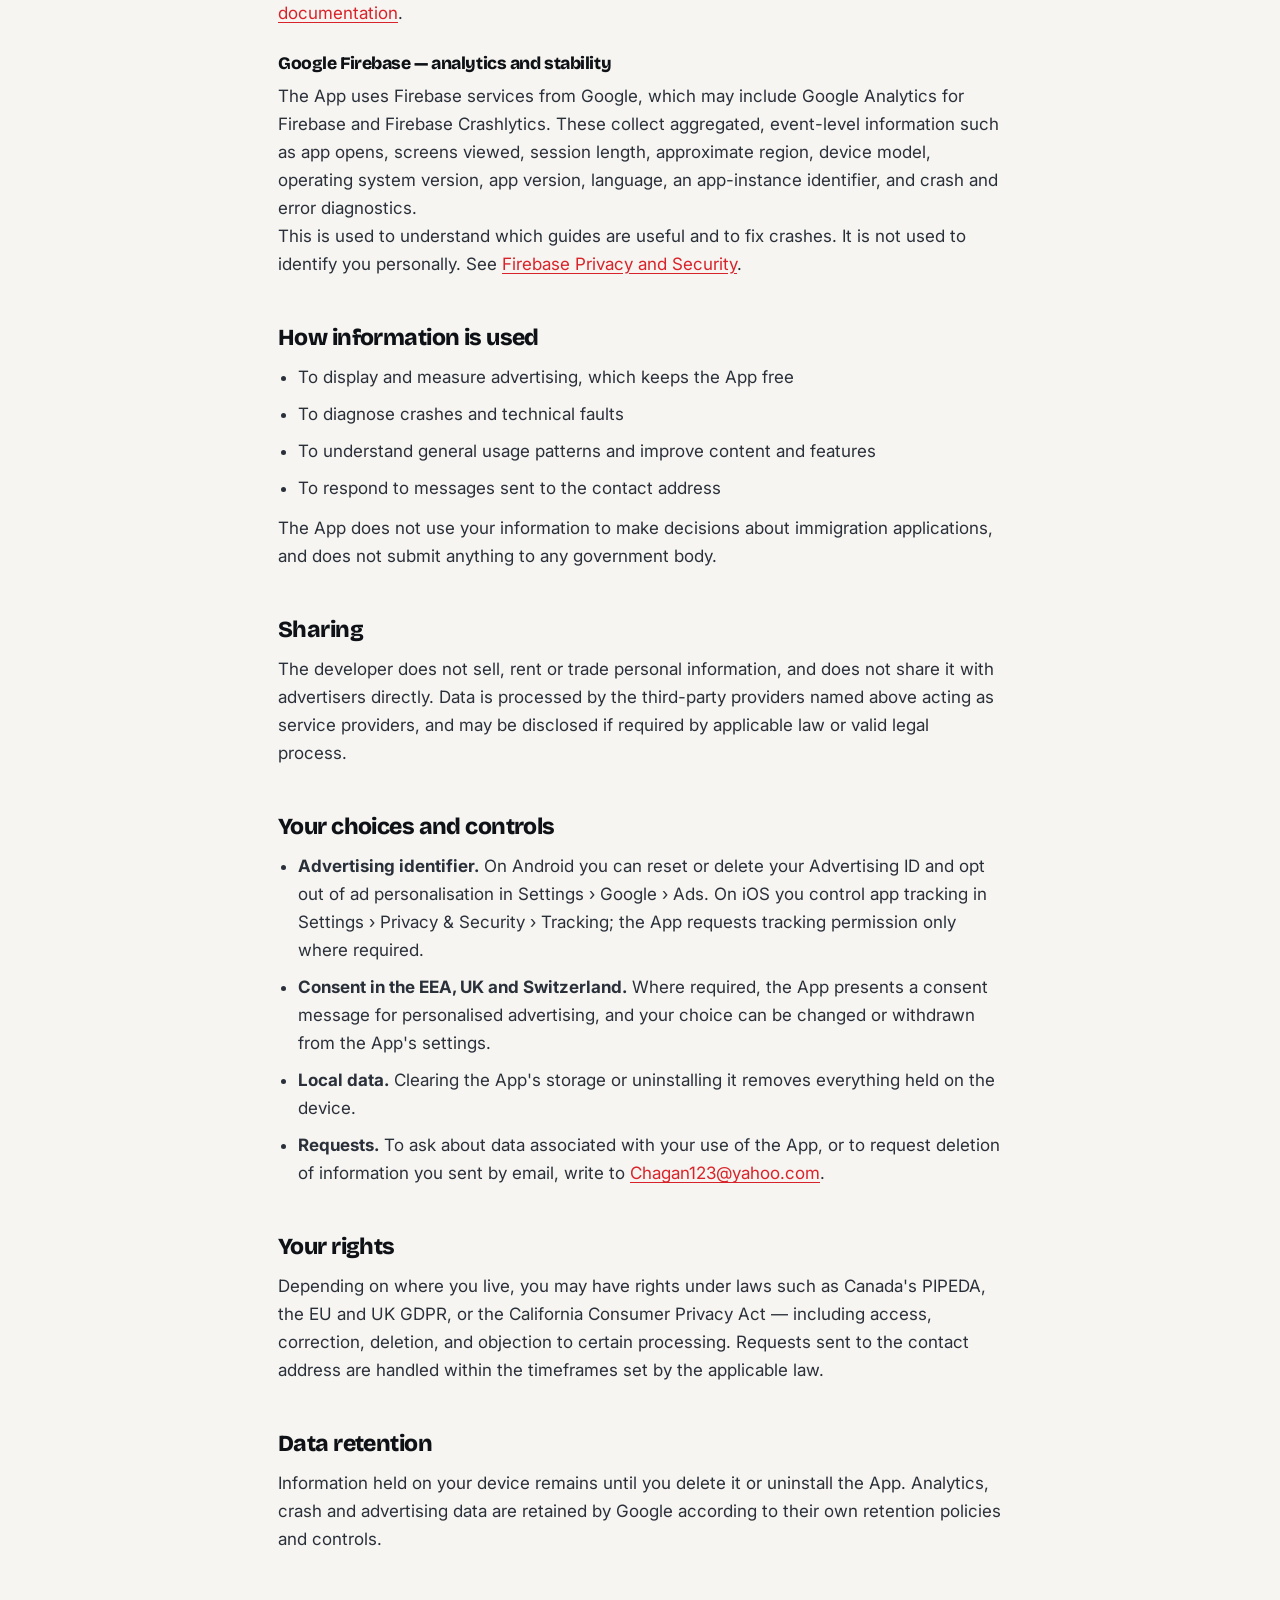
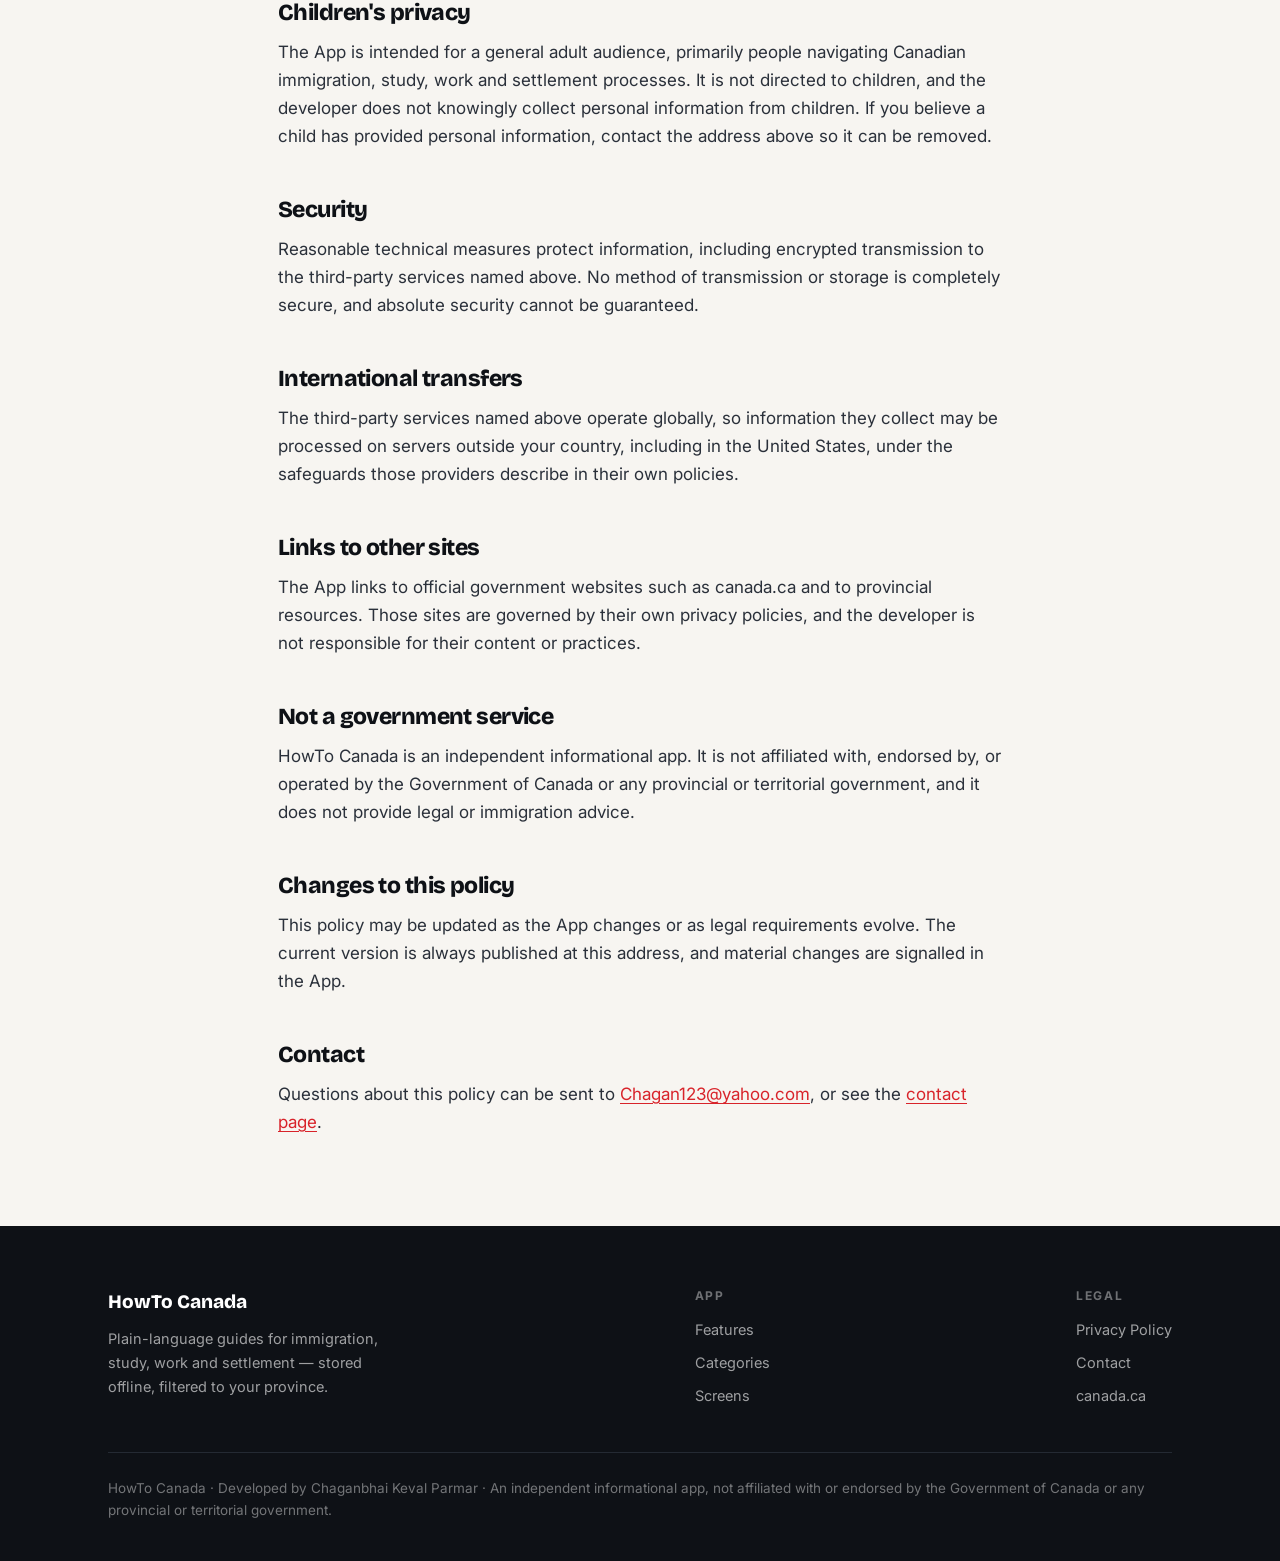
<file: howtocanada/privacy-policy.html>
<!DOCTYPE html>
<html lang="en">
<head>
<meta charset="utf-8">
<meta name="viewport" content="width=device-width, initial-scale=1">
<title>Privacy Policy — HowTo Canada</title>
<meta name="description" content="Privacy Policy for the HowTo Canada mobile application.">
<meta name="theme-color" content="#0E1116">
<link rel="icon" href="assets/favicon-32.png" sizes="32x32">
<link rel="icon" href="assets/favicon-192.png" sizes="192x192">
<link rel="apple-touch-icon" href="assets/apple-touch-icon-180.png">
<link rel="stylesheet" href="style.css">
</head>
<body>
<header class="nav">
  <div class="nav-in">
    <a class="brand" href="index.html">
      <span class="mark" aria-hidden="true"><svg viewBox="187.92 95.16 255.05 278.83"><path d="M201 232l-13.3 4.4 61.4 54c4.7 13.7-1.6 17.8-5.6 25l66.6-8.4-1.6 67 13.9-.3-3.1-66.6 66.7 8c-4.1-8.7-7.8-13.3-4-27.2l61.3-51-10.7-4c-8.8-6.8 3.8-32.6 5.6-48.9 0 0-35.7 12.3-38 5.8l-9.2-17.5-32.6 35.8c-3.5.9-5-.5-5.9-3.5l15-74.8-23.8 13.4q-3.2 1.3-5.2-2.2l-23-46-23.6 47.8q-2.8 2.5-5 .7L264 130.8l13.7 74.1c-1.1 3-3.7 3.8-6.7 2.2l-31.2-35.3c-4 6.5-6.8 17.1-12.2 19.5s-23.5-4.5-35.6-7c4.2 14.8 17 39.6 9 47.7"/></svg></span>
      <span class="brandtext">HowTo&nbsp;Canada</span>
    </a>
    <nav class="nav-links">
      <a href="index.html#features">Features</a>
      <a href="index.html#categories">Guides</a>
      <a href="index.html#screens">Screens</a>
      <a href="privacy-policy.html">Privacy</a>
      <a href="contact.html">Contact</a>
    </nav>
  </div>
</header>
<article class="doc">
<span class="tag">Applies to Google Play and the Apple App Store</span>
<h1>Privacy Policy</h1>
<p class="sub">What the HowTo Canada mobile application collects, why it collects it, and the choices you have.</p>

<div class="docbox">
  <p class="k">Developer</p>
  <p class="v">Chaganbhai Keval Parmar</p>
  <p class="k" style="margin-top:18px">Privacy contact</p>
  <p class="mail"><a href="mailto:Chagan123@yahoo.com">Chagan123@yahoo.com</a></p>
</div>

<h2>Summary</h2>
<ul>
  <li>The App has no account, and never asks for your name, email address, phone number or immigration documents.</li>
  <li>Guides, bookmarks, your province selection, recent searches and display settings stay on your device.</li>
  <li>Google AdMob provides advertising and Firebase provides analytics and crash reporting; both collect limited technical and usage data described below.</li>
  <li>The developer does not sell personal information.</li>
</ul>

<h2>Information you provide</h2>
<p>None is required. There is no sign-up, no login and no user profile. If you email the developer, you share whatever you put in that message, and it is used only to reply to you.</p>

<h2>Information stored only on your device</h2>
<p>The following stays in local storage on your phone and is never transmitted to the developer. Deleting the App removes it.</p>
<ul>
  <li>Selected province or territory</li>
  <li>Bookmarked guides</li>
  <li>Recent search terms</li>
  <li>Dark mode and other display preferences</li>
  <li>Values entered into the CRS score estimator, which are calculated on the device</li>
</ul>

<h2>Information collected automatically by third-party services</h2>

<h3>Google AdMob — advertising</h3>
<p>The App shows ads served by Google AdMob. To deliver and measure ads, AdMob may process device and usage information including an advertising identifier (Google Advertising ID on Android, Identifier for Advertisers on iOS), IP address, device model, operating system, coarse location derived from IP address, and interactions with ads. Depending on your settings and region, ads may be personalised or non-personalised.</p>
<p>Google's handling of this data is described in the <a href="https://policies.google.com/technologies/partner-sites" rel="noopener">Google Privacy &amp; Terms</a> and the <a href="https://support.google.com/admob/answer/6128543" rel="noopener">AdMob documentation</a>.</p>

<h3>Google Firebase — analytics and stability</h3>
<p>The App uses Firebase services from Google, which may include Google Analytics for Firebase and Firebase Crashlytics. These collect aggregated, event-level information such as app opens, screens viewed, session length, approximate region, device model, operating system version, app version, language, an app-instance identifier, and crash and error diagnostics.</p>
<p>This is used to understand which guides are useful and to fix crashes. It is not used to identify you personally. See <a href="https://firebase.google.com/support/privacy" rel="noopener">Firebase Privacy and Security</a>.</p>

<h2>How information is used</h2>
<ul>
  <li>To display and measure advertising, which keeps the App free</li>
  <li>To diagnose crashes and technical faults</li>
  <li>To understand general usage patterns and improve content and features</li>
  <li>To respond to messages sent to the contact address</li>
</ul>
<p>The App does not use your information to make decisions about immigration applications, and does not submit anything to any government body.</p>

<h2>Sharing</h2>
<p>The developer does not sell, rent or trade personal information, and does not share it with advertisers directly. Data is processed by the third-party providers named above acting as service providers, and may be disclosed if required by applicable law or valid legal process.</p>

<h2>Your choices and controls</h2>
<ul>
  <li><strong>Advertising identifier.</strong> On Android you can reset or delete your Advertising ID and opt out of ad personalisation in Settings &rsaquo; Google &rsaquo; Ads. On iOS you control app tracking in Settings &rsaquo; Privacy &amp; Security &rsaquo; Tracking; the App requests tracking permission only where required.</li>
  <li><strong>Consent in the EEA, UK and Switzerland.</strong> Where required, the App presents a consent message for personalised advertising, and your choice can be changed or withdrawn from the App's settings.</li>
  <li><strong>Local data.</strong> Clearing the App's storage or uninstalling it removes everything held on the device.</li>
  <li><strong>Requests.</strong> To ask about data associated with your use of the App, or to request deletion of information you sent by email, write to <a href="mailto:Chagan123@yahoo.com">Chagan123@yahoo.com</a>.</li>
</ul>

<h2>Your rights</h2>
<p>Depending on where you live, you may have rights under laws such as Canada's PIPEDA, the EU and UK GDPR, or the California Consumer Privacy Act — including access, correction, deletion, and objection to certain processing. Requests sent to the contact address are handled within the timeframes set by the applicable law.</p>

<h2>Data retention</h2>
<p>Information held on your device remains until you delete it or uninstall the App. Analytics, crash and advertising data are retained by Google according to their own retention policies and controls.</p>

<h2>Children's privacy</h2>
<p>The App is intended for a general adult audience, primarily people navigating Canadian immigration, study, work and settlement processes. It is not directed to children, and the developer does not knowingly collect personal information from children. If you believe a child has provided personal information, contact the address above so it can be removed.</p>

<h2>Security</h2>
<p>Reasonable technical measures protect information, including encrypted transmission to the third-party services named above. No method of transmission or storage is completely secure, and absolute security cannot be guaranteed.</p>

<h2>International transfers</h2>
<p>The third-party services named above operate globally, so information they collect may be processed on servers outside your country, including in the United States, under the safeguards those providers describe in their own policies.</p>

<h2>Links to other sites</h2>
<p>The App links to official government websites such as canada.ca and to provincial resources. Those sites are governed by their own privacy policies, and the developer is not responsible for their content or practices.</p>

<h2>Not a government service</h2>
<p>HowTo Canada is an independent informational app. It is not affiliated with, endorsed by, or operated by the Government of Canada or any provincial or territorial government, and it does not provide legal or immigration advice.</p>

<h2>Changes to this policy</h2>
<p>This policy may be updated as the App changes or as legal requirements evolve. The current version is always published at this address, and material changes are signalled in the App.</p>

<h2>Contact</h2>
<p>Questions about this policy can be sent to <a href="mailto:Chagan123@yahoo.com">Chagan123@yahoo.com</a>, or see the <a href="contact.html">contact page</a>.</p>
</article>
<footer>
  <div class="wrap">
    <div class="foot">
      <div style="max-width:280px">
        <p class="brand" style="font-family:'Bricolage Grotesque';font-weight:800;font-size:19px">HowTo Canada</p>
        <p>Plain-language guides for immigration, study, work and settlement — stored offline, filtered to your province.</p>
      </div>
      <div>
        <h5>App</h5>
        <nav>
          <a href="index.html#features">Features</a>
          <a href="index.html#categories">Categories</a>
          <a href="index.html#screens">Screens</a>
        </nav>
      </div>
      <div>
        <h5>Legal</h5>
        <nav>
          <a href="privacy-policy.html">Privacy Policy</a>
          <a href="contact.html">Contact</a>
          <a href="https://www.canada.ca" rel="noopener">canada.ca</a>
        </nav>
      </div>
    </div>
    <p class="foot-bottom">HowTo Canada &middot; Developed by Chaganbhai Keval Parmar &middot; An independent informational app, not affiliated with or endorsed by the Government of Canada or any provincial or territorial government.</p>
  </div>
</footer><script>
(function(){
  var els=document.querySelectorAll('.rv');
  if(!('IntersectionObserver' in window)||matchMedia('(prefers-reduced-motion:reduce)').matches){
    els.forEach(function(e){e.classList.add('in')});return;
  }
  var io=new IntersectionObserver(function(en){
    en.forEach(function(x){if(x.isIntersecting){x.target.classList.add('in');io.unobserve(x.target)}})
  },{rootMargin:'0px 0px -60px 0px'});
  els.forEach(function(e){io.observe(e)});
})();
</script>
</body>
</html>
</file>
<file: style.css>
/* ===========================================================
   Live Darshan India — design tokens
   Palette pulled from the app itself: temple-green accent,
   cream ground, LIVE red, plus the maroon/gold of the logo.
   =========================================================== */
:root{
  --cream:      #FAF6EE;
  --cream-deep: #F1EBDF;
  --green:      #17915E;
  --green-deep: #0E5F3D;
  --green-soft: #DCEDE3;
  --live:       #E2342F;
  --gold:       #D8A31D;
  --maroon:     #6E1E23;
  --ink:        #1D2320;
  --ink-soft:   #5C625E;
  --line:       rgba(29,35,32,0.12);

  --display: "Cormorant Garamond", Georgia, serif;
  --body:    "Mukta", "Inter", system-ui, -apple-system, sans-serif;
  --mono:    "IBM Plex Mono", ui-monospace, monospace;
}

*{ box-sizing:border-box; }
html{ scroll-behavior:smooth; }
body{
  margin:0; background:var(--cream); color:var(--ink);
  font-family:var(--body); line-height:1.65;
  -webkit-font-smoothing:antialiased;
}
body::before{
  content:""; position:fixed; inset:0; pointer-events:none; z-index:0;
  background:
    radial-gradient(ellipse 700px 420px at 12% -8%, rgba(23,145,94,0.10), transparent 62%),
    radial-gradient(ellipse 620px 480px at 108% 4%, rgba(216,163,29,0.13), transparent 62%);
}
a{ color:var(--green-deep); }
img{ max-width:100%; display:block; }
.wrap{ max-width:1040px; margin:0 auto; padding:0 24px; position:relative; z-index:1; }

/* ---------- Nav ---------- */
header.site{
  border-bottom:1px solid var(--line); background:rgba(250,246,238,0.92);
  backdrop-filter:blur(8px); position:sticky; top:0; z-index:20;
}
.nav{ max-width:1040px; margin:0 auto; padding:14px 24px; display:flex; align-items:center; justify-content:space-between; gap:16px; }
.brand{
  display:flex; align-items:center; gap:10px; text-decoration:none;
  font-family:var(--display); font-size:1.4rem; font-weight:600; color:var(--maroon);
}
.brand .brandmark{ width:34px; height:34px; border-radius:50%; }
.navlinks{ display:flex; gap:24px; font-size:0.92rem; flex-wrap:wrap; }
.navlinks a{
  text-decoration:none; color:var(--ink-soft); font-weight:600;
  border-bottom:2px solid transparent; padding-bottom:2px; transition:color .15s, border-color .15s;
}
.navlinks a:hover, .navlinks a.active{ color:var(--green-deep); border-color:var(--green); }
@media (max-width:640px){
  .nav{ flex-direction:column; align-items:flex-start; }
  .navlinks{ gap:16px; font-size:0.86rem; }
}

/* ---------- Buttons ---------- */
.btn{
  display:inline-flex; align-items:center; gap:8px; padding:13px 26px; border-radius:999px;
  font-weight:700; font-size:0.95rem; text-decoration:none; border:1.5px solid transparent;
  transition:transform .15s, box-shadow .15s, background .15s;
}
.btn:hover{ transform:translateY(-2px); }
.btn-primary{ background:var(--green); color:#fff; box-shadow:0 6px 18px rgba(23,145,94,0.28); }
.btn-ghost{ background:transparent; color:var(--green-deep); border-color:var(--green); }

/* ---------- Hero ---------- */
.hero{ padding:56px 0 20px; }
.hero-grid{ display:grid; grid-template-columns:1.05fr 0.95fr; gap:48px; align-items:center; }
@media (max-width:860px){ .hero-grid{ grid-template-columns:1fr; text-align:center; } }
.hero-mark{ width:76px; height:76px; border-radius:50%; margin-bottom:18px;
  box-shadow:0 6px 20px rgba(110,30,35,0.20), 0 0 0 5px rgba(216,163,29,0.18); }
@media (max-width:860px){ .hero-mark{ margin-left:auto; margin-right:auto; } }
.livepill{
  display:inline-flex; align-items:center; gap:7px; background:var(--live); color:#fff;
  padding:5px 13px; border-radius:999px; font-size:0.72rem; font-weight:700;
  letter-spacing:.1em; text-transform:uppercase; margin-bottom:16px;
}
.livepill .dot{ width:7px; height:7px; border-radius:50%; background:#fff; animation:pulse 1.6s ease-in-out infinite; }
@keyframes pulse{ 0%,100%{opacity:1} 50%{opacity:.35} }
@media (prefers-reduced-motion:reduce){ .livepill .dot{ animation:none; } }
.hero h1{ font-family:var(--display); font-size:clamp(2.5rem,5.4vw,3.9rem); line-height:1.05;
  color:var(--green-deep); margin:0 0 .35em; font-weight:600; }
.hero h1 em{ font-style:italic; color:var(--maroon); }
.hero .lede{ font-size:1.12rem; color:var(--ink-soft); max-width:520px; margin:0 0 28px; }
@media (max-width:860px){ .hero .lede{ margin-left:auto; margin-right:auto; } }
.ctaRow{ display:flex; gap:14px; flex-wrap:wrap; }
@media (max-width:860px){ .ctaRow{ justify-content:center; } }
.hero-stats{ display:flex; gap:32px; margin-top:34px; flex-wrap:wrap; }
@media (max-width:860px){ .hero-stats{ justify-content:center; } }
.hero-stats div strong{ display:block; font-family:var(--display); font-size:1.9rem; color:var(--green-deep); line-height:1; }
.hero-stats div span{ font-size:0.82rem; color:var(--ink-soft); text-transform:uppercase; letter-spacing:.08em; }

/* ---------- Phone mockup ---------- */
.phone{
  width:270px; border-radius:38px; padding:9px; background:#1D2320;
  box-shadow:0 24px 60px rgba(14,95,61,0.24), 0 4px 12px rgba(0,0,0,0.14);
  margin:0 auto; position:relative;
}
.phone img{ border-radius:30px; width:100%; }
.phone-pair{ display:flex; gap:22px; justify-content:center; align-items:flex-start; }
.phone-pair .phone:nth-child(1){ transform:rotate(-3deg); }
.phone-pair .phone:nth-child(2){ transform:rotate(3deg) translateY(22px); }
@media (max-width:520px){
  .phone-pair .phone:nth-child(2){ display:none; }
  .phone-pair .phone:nth-child(1){ transform:none; }
  .phone{ width:230px; }
}

/* ---------- Sections ---------- */
section{ padding:64px 0; }
section.alt{ background:var(--cream-deep); border-top:1px solid var(--line); border-bottom:1px solid var(--line); }
.section-head{ margin-bottom:34px; max-width:620px; }
.section-head .eyebrow{ font-family:var(--mono); color:var(--green); font-size:0.74rem;
  letter-spacing:.16em; text-transform:uppercase; font-weight:600; }
.section-head h2{ font-family:var(--display); font-size:2.1rem; color:var(--green-deep); margin:.18em 0 .2em; font-weight:600; }
.section-head p{ color:var(--ink-soft); margin:0; }

/* ---------- Feature cards ---------- */
.grid{ display:grid; grid-template-columns:repeat(auto-fill,minmax(238px,1fr)); gap:18px; }
.card{
  background:var(--cream); border:1px solid var(--line); border-radius:16px; padding:22px;
  transition:transform .18s, box-shadow .18s;
}
.card:hover{ transform:translateY(-3px); box-shadow:0 10px 26px rgba(14,95,61,0.10); }
.card .ico{
  width:42px; height:42px; border-radius:50%; background:var(--green-soft);
  display:flex; align-items:center; justify-content:center; font-size:1.15rem; margin-bottom:14px;
}
.card h3{ font-family:var(--display); font-size:1.28rem; margin:0 0 6px; color:var(--green-deep); font-weight:600; }
.card p{ font-size:0.93rem; color:var(--ink-soft); margin:0; }

/* ---------- Screenshot gallery ---------- */
.shots{ display:flex; gap:20px; overflow-x:auto; padding:6px 4px 20px; scroll-snap-type:x mandatory; }
.shots figure{ margin:0; flex:0 0 auto; scroll-snap-align:center; text-align:center; }
.shots .phone{ width:236px; }
.shots figcaption{ margin-top:14px; font-size:0.86rem; color:var(--ink-soft); font-weight:600; }

/* ---------- Category chips ---------- */
.chips{ display:flex; flex-wrap:wrap; gap:10px; }
.chip{
  background:var(--green-soft); color:var(--green-deep); border-radius:999px;
  padding:9px 18px; font-size:0.9rem; font-weight:600;
}

/* ---------- Notice ---------- */
.notice{
  border:1px solid var(--line); border-left:4px solid var(--gold); background:var(--cream);
  padding:18px 22px; border-radius:12px; font-size:0.93rem; color:var(--ink-soft);
}

/* ---------- Policy doc ---------- */
.doc{ padding:56px 0 90px; max-width:800px; }
.doc h1{ font-family:var(--display); color:var(--green-deep); font-size:2.4rem; margin:0 0 .3em; font-weight:600; }
.doc h2{ font-family:var(--display); color:var(--green-deep); font-size:1.45rem; margin-top:2.2em;
  border-bottom:1px solid var(--line); padding-bottom:.3em; font-weight:600; }
.doc h3{ font-size:1.02rem; color:var(--ink); margin-top:1.7em; margin-bottom:.4em; }
.doc p, .doc li{ color:var(--ink-soft); font-size:0.98rem; }
.doc ul{ padding-left:1.2em; }
.doc li{ margin-bottom:.4em; }
.doc .toc{ background:var(--cream-deep); border:1px solid var(--line); border-radius:14px; padding:20px 24px; margin-bottom:2em; }
.doc .toc a{ text-decoration:none; }
.doc .toc a:hover{ text-decoration:underline; }
.doc code{ background:var(--cream-deep); padding:1px 6px; border-radius:4px; font-family:var(--mono); font-size:0.85em; }

/* ---------- Contact ---------- */
.contact-grid{ display:grid; grid-template-columns:1fr 1fr; gap:20px; }
@media (max-width:680px){ .contact-grid{ grid-template-columns:1fr; } }
.contact-card{ border:1px solid var(--line); border-radius:16px; padding:24px; background:var(--cream); }
.contact-card h3{ font-family:var(--display); color:var(--green-deep); margin:0 0 8px; font-size:1.28rem; font-weight:600; }
.contact-card p{ color:var(--ink-soft); font-size:0.94rem; }

/* ---------- Footer ---------- */
footer.site{ border-top:1px solid var(--line); padding:34px 0; text-align:center; color:var(--ink-soft); font-size:0.85rem; background:var(--cream-deep); }
footer.site a{ color:var(--green-deep); text-decoration:none; font-weight:600; }
footer.site a:hover{ text-decoration:underline; }
footer.site .links{ display:flex; gap:20px; justify-content:center; margin-bottom:12px; flex-wrap:wrap; }
footer.site .fine{ max-width:640px; margin:0 auto; font-size:0.78rem; opacity:.85; }

/* focus states */
a:focus-visible, .btn:focus-visible{ outline:3px solid var(--gold); outline-offset:3px; border-radius:4px; }
</file>
<file: howtocanada/style.css>
@import url('https://fonts.googleapis.com/css2?family=Bricolage+Grotesque:opsz,wght@12..96,600;12..96,800&family=Inter:wght@400;500;600;700&display=swap');

:root{
  --ink:#0E1116;
  --ink-2:#171C24;
  --paper:#F7F5F1;
  --card:#FFFFFF;
  --red:#D8232A;
  --red-deep:#8C0F1B;
  --red-tint:#FBEAEA;
  --slate:#5C6472;
  --line:#E2DED7;
  --line-dark:#242A33;
  --amber:#FFF3D4;
  --amber-ink:#6E4E00;
  --wrap:1120px;
  --r:18px;
}

*{box-sizing:border-box}
html{scroll-behavior:smooth}
body{
  margin:0;background:var(--paper);color:var(--ink);
  font-family:'Inter',system-ui,-apple-system,sans-serif;
  font-size:17px;line-height:1.65;-webkit-font-smoothing:antialiased;
  overflow-x:hidden;
}
h1,h2,h3,h4{font-family:'Bricolage Grotesque','Inter',sans-serif;line-height:1.08;letter-spacing:-.025em;margin:0;font-weight:800}
p{margin:0}
a{color:inherit;text-decoration:none}
img{display:block;max-width:100%}
:focus-visible{outline:3px solid var(--red);outline-offset:3px;border-radius:6px}

.wrap{max-width:var(--wrap);margin:0 auto;padding:0 28px}
.eyebrow{font-size:12px;letter-spacing:.18em;text-transform:uppercase;font-weight:700;color:var(--red)}
.eyebrow.pale{color:rgba(255,255,255,.6)}

/* ---------- nav ---------- */
.nav{position:sticky;top:0;z-index:60;background:rgba(14,17,22,.92);backdrop-filter:blur(14px);border-bottom:1px solid var(--line-dark)}
.nav-in{max-width:var(--wrap);margin:0 auto;padding:14px 28px;display:flex;align-items:center;justify-content:space-between;gap:20px}
.brand{display:flex;align-items:center;gap:11px;color:#fff}
.mark{width:34px;height:34px;border-radius:10px;background:linear-gradient(160deg,#E23A2E,#7E0C1C);display:grid;place-items:center;flex:none;box-shadow:0 2px 10px rgba(216,35,42,.4)}
.mark svg{width:21px;height:21px;fill:#fff}
.brandtext{font-family:'Bricolage Grotesque',sans-serif;font-weight:800;font-size:17px;letter-spacing:-.02em}
.nav-links{display:flex;gap:26px;font-size:14.5px;font-weight:500;color:rgba(255,255,255,.66)}
.nav-links a:hover{color:#fff}
.nav-links a.on{color:#fff}
@media(max-width:760px){.nav-links{gap:16px;font-size:13px}.brandtext{display:none}}

/* ---------- hero ---------- */
.hero{position:relative;background:var(--ink);color:#fff;overflow:hidden;padding:88px 0 0}
.hero .leaf-bg{position:absolute;right:-14%;top:-18%;width:820px;color:#fff;opacity:.035;pointer-events:none}
.hero .leaf-bg svg{width:100%;height:auto;fill:currentColor}
.hero-grid{display:grid;grid-template-columns:1.05fr .95fr;gap:56px;align-items:center;position:relative}
.hero h1{font-size:clamp(38px,5.6vw,66px);margin:20px 0 0;max-width:14ch}
.hero h1 em{font-style:normal;color:var(--red);}
.hero .lede{margin-top:22px;font-size:19px;color:rgba(255,255,255,.72);max-width:46ch}
.pill{display:inline-flex;align-items:center;gap:9px;background:rgba(216,35,42,.15);border:1px solid rgba(216,35,42,.4);color:#FFB3B3;padding:7px 15px;border-radius:999px;font-size:13px;font-weight:600}
.dot{width:7px;height:7px;border-radius:50%;background:var(--red);box-shadow:0 0 0 4px rgba(216,35,42,.25)}
.cta-row{display:flex;flex-wrap:wrap;gap:12px;margin-top:34px}
.btn{display:inline-flex;align-items:center;gap:9px;padding:14px 24px;border-radius:12px;font-weight:600;font-size:15.5px;transition:transform .15s ease,background .15s ease}
.btn-primary{background:var(--red);color:#fff}
.btn-primary:hover{background:#ef3239;transform:translateY(-1px)}
.btn-ghost{border:1px solid rgba(255,255,255,.22);color:#fff}
.btn-ghost:hover{background:rgba(255,255,255,.08)}
.hero-stats{display:flex;gap:40px;margin-top:46px;padding-top:26px;border-top:1px solid rgba(255,255,255,.13);flex-wrap:wrap}
.hero-stats b{display:block;font-family:'Bricolage Grotesque',sans-serif;font-size:32px;font-weight:800;letter-spacing:-.03em}
.hero-stats span{font-size:12.5px;letter-spacing:.09em;text-transform:uppercase;color:rgba(255,255,255,.5)}

.phones{position:relative;height:560px}
.phone{position:absolute;border-radius:34px;overflow:hidden;border:8px solid #1E242D;box-shadow:0 40px 80px -20px rgba(0,0,0,.75);background:#000}
.phone img{width:100%}
.phone.a{width:250px;left:6%;top:40px;transform:rotate(-5deg)}
.phone.b{width:250px;right:2%;top:0;transform:rotate(4deg);z-index:2}
@media(max-width:960px){
  .hero-grid{grid-template-columns:1fr;gap:24px}
  .phones{height:430px;margin:0 auto;max-width:540px;width:100%}
  .phone.a{width:200px;left:8%;top:20px}
  .phone.b{width:200px;right:8%;top:0}
}
@media(max-width:520px){
  .phones{height:360px}
  .phone.a,.phone.b{width:165px}
}

/* ---------- sections ---------- */
section{position:relative}
.sec{padding:96px 0}
.sec-dark{background:var(--ink);color:#fff}
.sec-head{max-width:680px;margin-bottom:52px}
.sec-head h2{font-size:clamp(28px,4vw,44px);margin-top:14px}
.sec-head p{margin-top:16px;color:var(--slate);font-size:18px}
.sec-dark .sec-head p{color:rgba(255,255,255,.62)}

/* features */
.feat{display:grid;grid-template-columns:repeat(auto-fit,minmax(268px,1fr));gap:20px}
.f{background:var(--card);border:1px solid var(--line);border-radius:var(--r);padding:28px;transition:transform .2s ease,box-shadow .2s ease}
.f:hover{transform:translateY(-3px);box-shadow:0 14px 34px -18px rgba(0,0,0,.28)}
.f .ic{width:42px;height:42px;border-radius:12px;background:var(--red-tint);color:var(--red);display:grid;place-items:center;font-size:20px;margin-bottom:16px}
.f h3{font-size:19px;margin-bottom:8px}
.f p{color:var(--slate);font-size:15.5px}

/* categories */
.cats{display:grid;grid-template-columns:repeat(auto-fit,minmax(180px,1fr));gap:14px}
.cat{border-radius:16px;padding:20px 18px 18px;color:#fff;min-height:118px;display:flex;flex-direction:column;justify-content:flex-end;position:relative;overflow:hidden}
.cat b{font-family:'Bricolage Grotesque',sans-serif;font-size:18px;font-weight:800;letter-spacing:-.02em}
.cat span{font-size:12.5px;opacity:.8;margin-top:2px}
.cat i{position:absolute;top:16px;left:18px;font-style:normal;font-size:19px;opacity:.9}

/* province switcher — signature */
.sw{display:grid;grid-template-columns:1fr 1fr;gap:44px;align-items:start}
.chips{display:flex;flex-wrap:wrap;gap:9px;margin-top:26px}
.chip{border:1px solid rgba(255,255,255,.2);background:transparent;color:rgba(255,255,255,.8);padding:9px 16px;border-radius:999px;font:inherit;font-size:14px;font-weight:500;cursor:pointer;transition:.15s}
.chip:hover{border-color:rgba(255,255,255,.45);color:#fff}
.chip[aria-pressed="true"]{background:var(--red);border-color:var(--red);color:#fff;font-weight:600}
.panel{background:var(--ink-2);border:1px solid var(--line-dark);border-radius:20px;padding:30px}
.panel .pname{font-family:'Bricolage Grotesque',sans-serif;font-size:26px;font-weight:800;letter-spacing:-.02em}
.rows{margin-top:22px;display:grid;gap:2px}
.row{padding:15px 0;border-top:1px solid var(--line-dark);display:grid;grid-template-columns:150px 1fr;gap:14px;align-items:baseline}
.row dt{font-size:12px;letter-spacing:.1em;text-transform:uppercase;color:rgba(255,255,255,.42);font-weight:600}
.row dd{margin:0;font-size:16px;color:#fff}
@media(max-width:860px){.sw{grid-template-columns:1fr;gap:28px}.row{grid-template-columns:1fr;gap:3px}}

/* screens strip */
.strip{display:flex;gap:20px;overflow-x:auto;padding:6px 28px 26px;scroll-snap-type:x mandatory;-webkit-overflow-scrolling:touch}
.strip::-webkit-scrollbar{height:7px}
.strip::-webkit-scrollbar-thumb{background:var(--line);border-radius:9px}
.shot{flex:none;width:216px;scroll-snap-align:center}
.shot img{border-radius:22px;border:1px solid var(--line);box-shadow:0 18px 40px -22px rgba(0,0,0,.4)}
.shot figcaption{margin-top:12px;font-size:13.5px;color:var(--slate);text-align:center}

/* steps */
.steps{counter-reset:s;display:grid;grid-template-columns:repeat(auto-fit,minmax(230px,1fr));gap:22px}
.step{position:relative;padding-top:22px;border-top:2px solid var(--ink)}
.step::before{counter-increment:s;content:counter(s,decimal-leading-zero);font-family:'Bricolage Grotesque',sans-serif;font-size:13px;font-weight:800;color:var(--red);letter-spacing:.06em}
.step h4{font-size:17.5px;margin:6px 0 7px}
.step p{color:var(--slate);font-size:15px}

/* notice + footer */
.notice{background:var(--amber);border-radius:var(--r);padding:28px 30px;display:flex;gap:18px;align-items:flex-start}
.notice .ic{font-size:22px;line-height:1}
.notice h3{font-size:17px;color:var(--amber-ink);margin-bottom:7px}
.notice p{color:var(--amber-ink);font-size:15.5px}
.notice a{text-decoration:underline}

footer{background:var(--ink);color:rgba(255,255,255,.6);padding:60px 0 40px;font-size:14.5px}
.foot{display:flex;flex-wrap:wrap;gap:26px 44px;justify-content:space-between;align-items:flex-start}
.foot .brand{color:#fff;margin-bottom:10px}
.foot nav{display:flex;flex-direction:column;gap:9px}
.foot nav a:hover{color:#fff}
.foot h5{font-size:12px;letter-spacing:.14em;text-transform:uppercase;color:rgba(255,255,255,.4);margin:0 0 12px;font-family:'Inter';font-weight:700}
.foot-bottom{margin-top:44px;padding-top:24px;border-top:1px solid var(--line-dark);font-size:13.5px;color:rgba(255,255,255,.42)}

/* content pages */
.doc{max-width:780px;margin:0 auto;padding:72px 28px 90px}
.doc h1{font-size:clamp(32px,5vw,48px)}
.doc .sub{color:var(--slate);margin:16px 0 0;font-size:18px}
.doc h2{font-size:23px;margin:48px 0 12px}
.doc h3{font-size:17.5px;margin:28px 0 8px}
.doc p,.doc li{color:#2A303A}
.doc ul{padding-left:20px;margin:12px 0}
.doc li{margin-bottom:9px}
.doc a{color:var(--red);text-decoration:underline;text-underline-offset:3px}
.docbox{background:var(--card);border:1px solid var(--line);border-radius:var(--r);padding:26px;margin:32px 0}
.docbox .k{font-size:11.5px;letter-spacing:.14em;text-transform:uppercase;color:var(--slate);font-weight:700}
.docbox .v{font-size:18px;font-weight:600;margin-top:3px}
.docbox .mail{font-family:'Bricolage Grotesque',sans-serif;font-size:23px;font-weight:800;word-break:break-all;color:var(--red)}
.tag{display:inline-block;background:var(--red-tint);color:var(--red-deep);font-size:12.5px;font-weight:600;padding:5px 12px;border-radius:999px;margin-bottom:18px}

/* motion */
.rv{opacity:0;transform:translateY(18px);transition:opacity .6s ease,transform .6s ease}
.rv.in{opacity:1;transform:none}
@media (prefers-reduced-motion:reduce){
  html{scroll-behavior:auto}
  .rv{opacity:1;transform:none;transition:none}
  *{animation:none!important}
}
@media(max-width:600px){body{font-size:16px}.sec{padding:66px 0}.wrap{padding:0 20px}}
</file>
